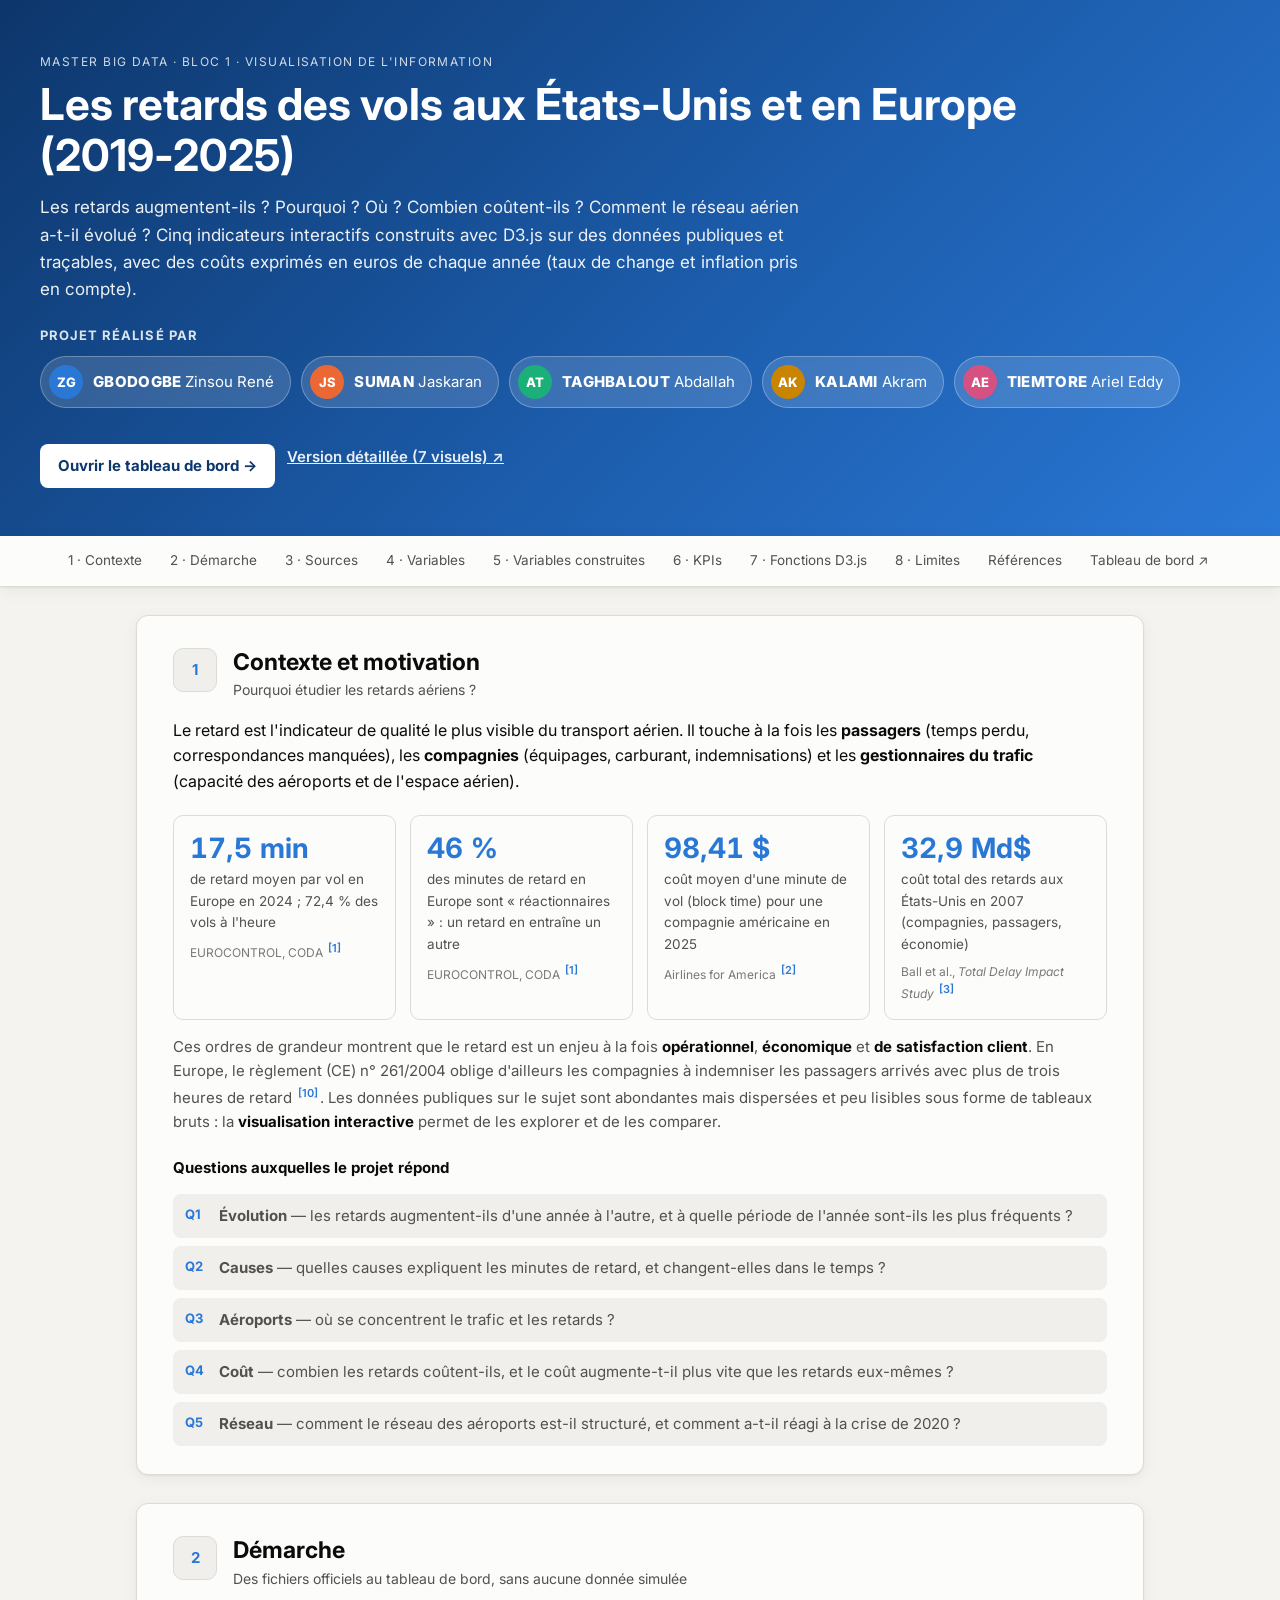
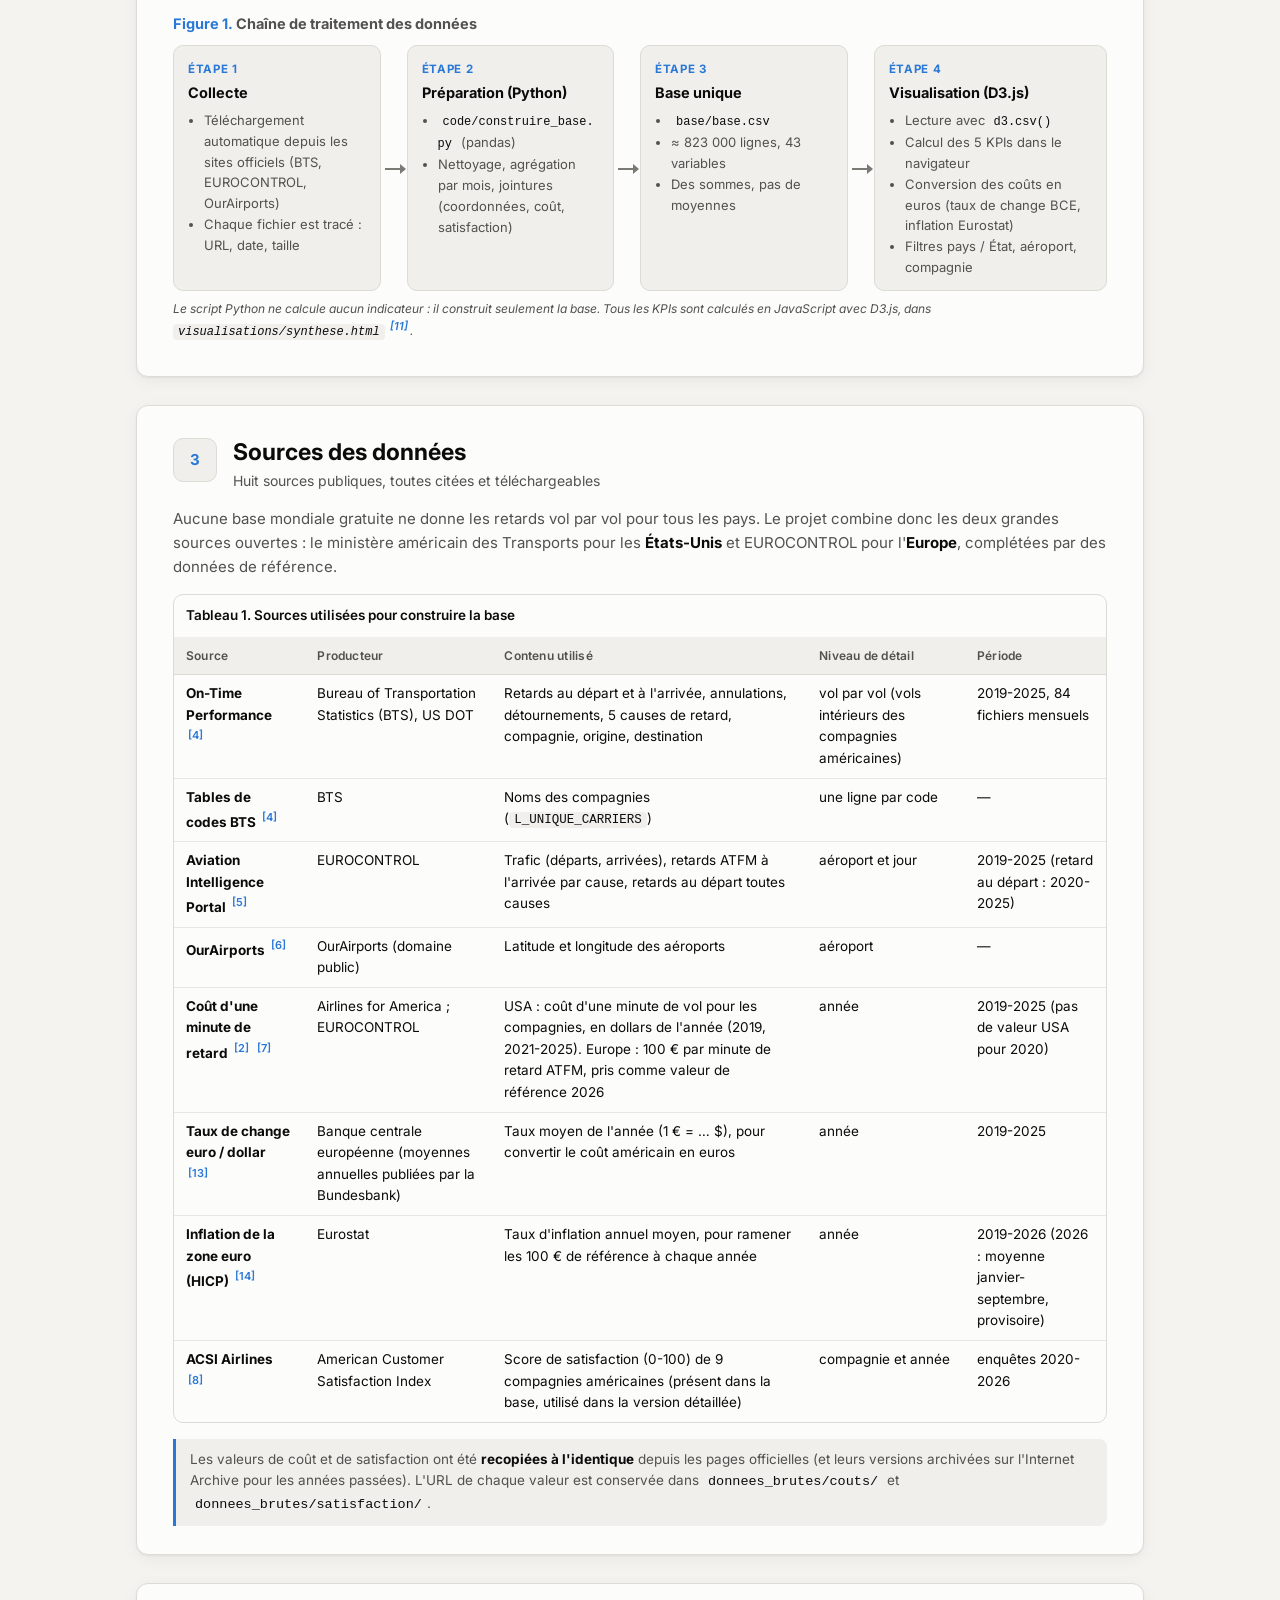
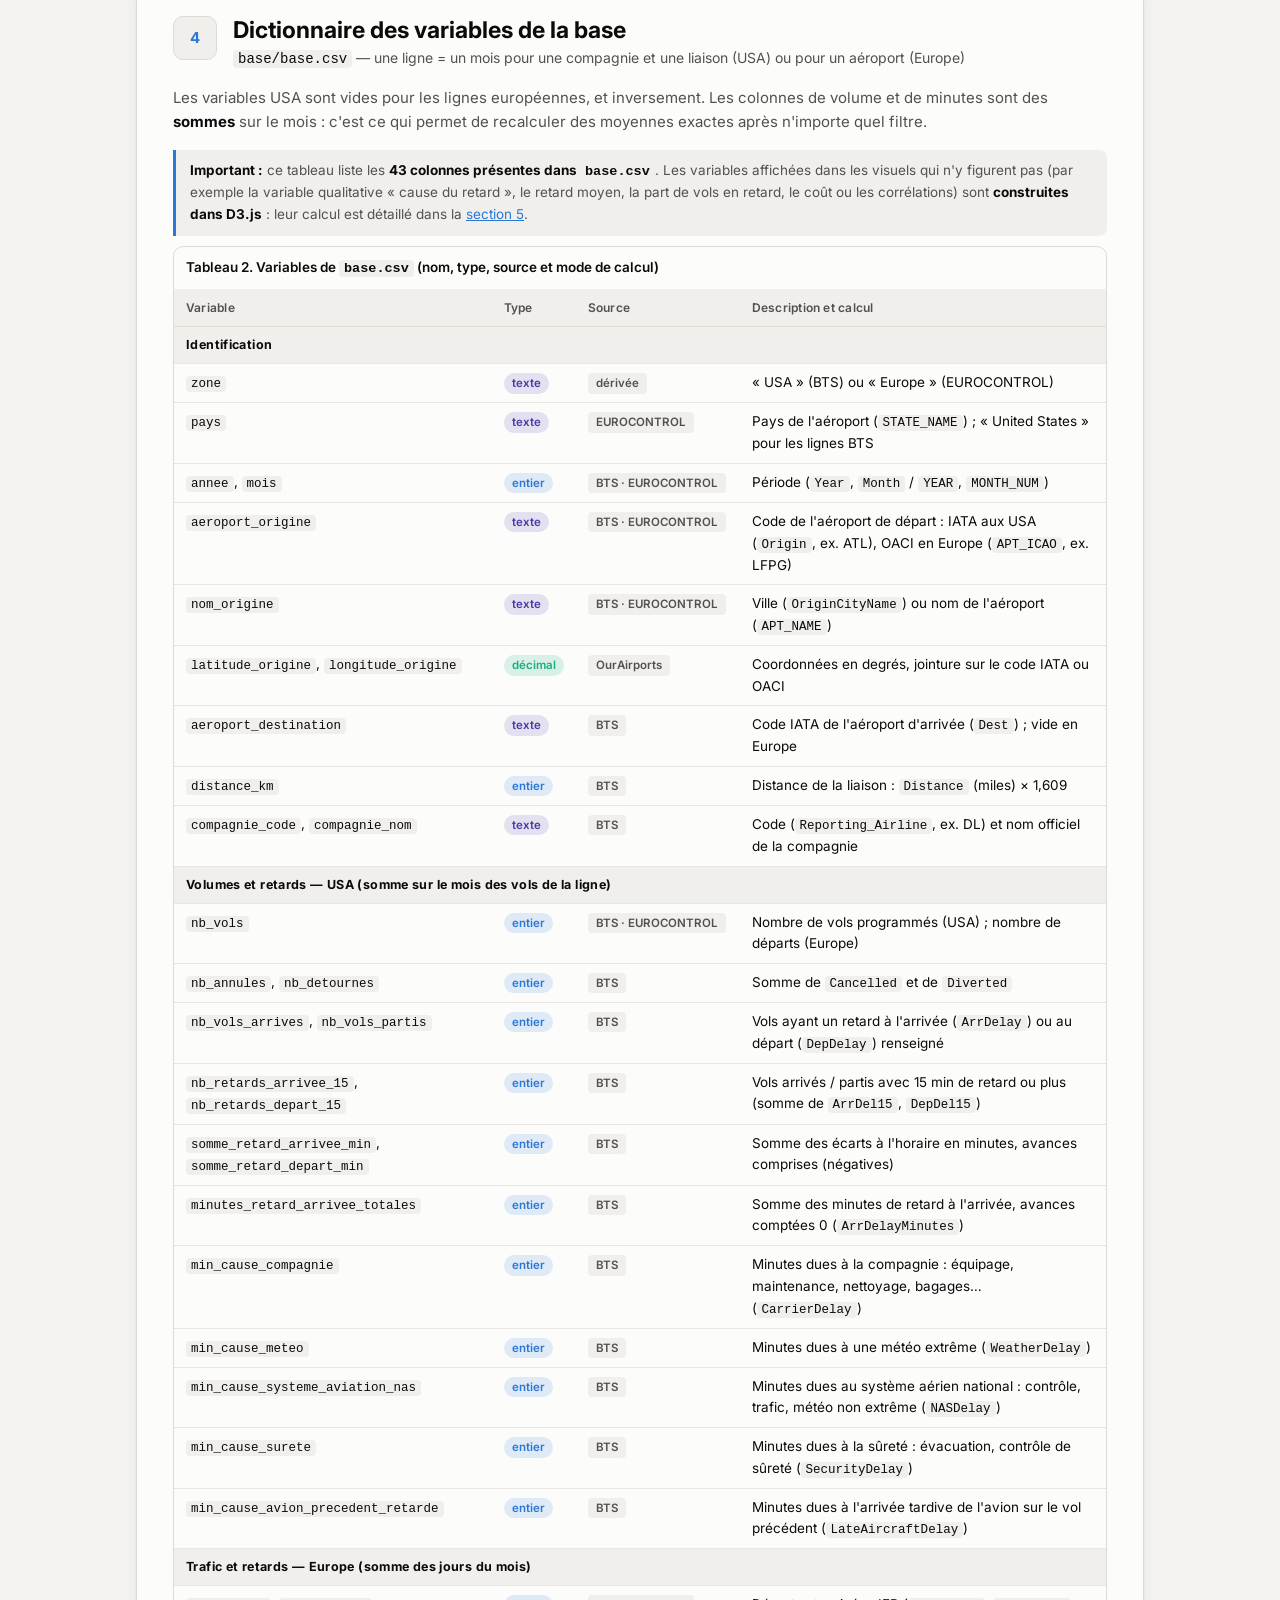
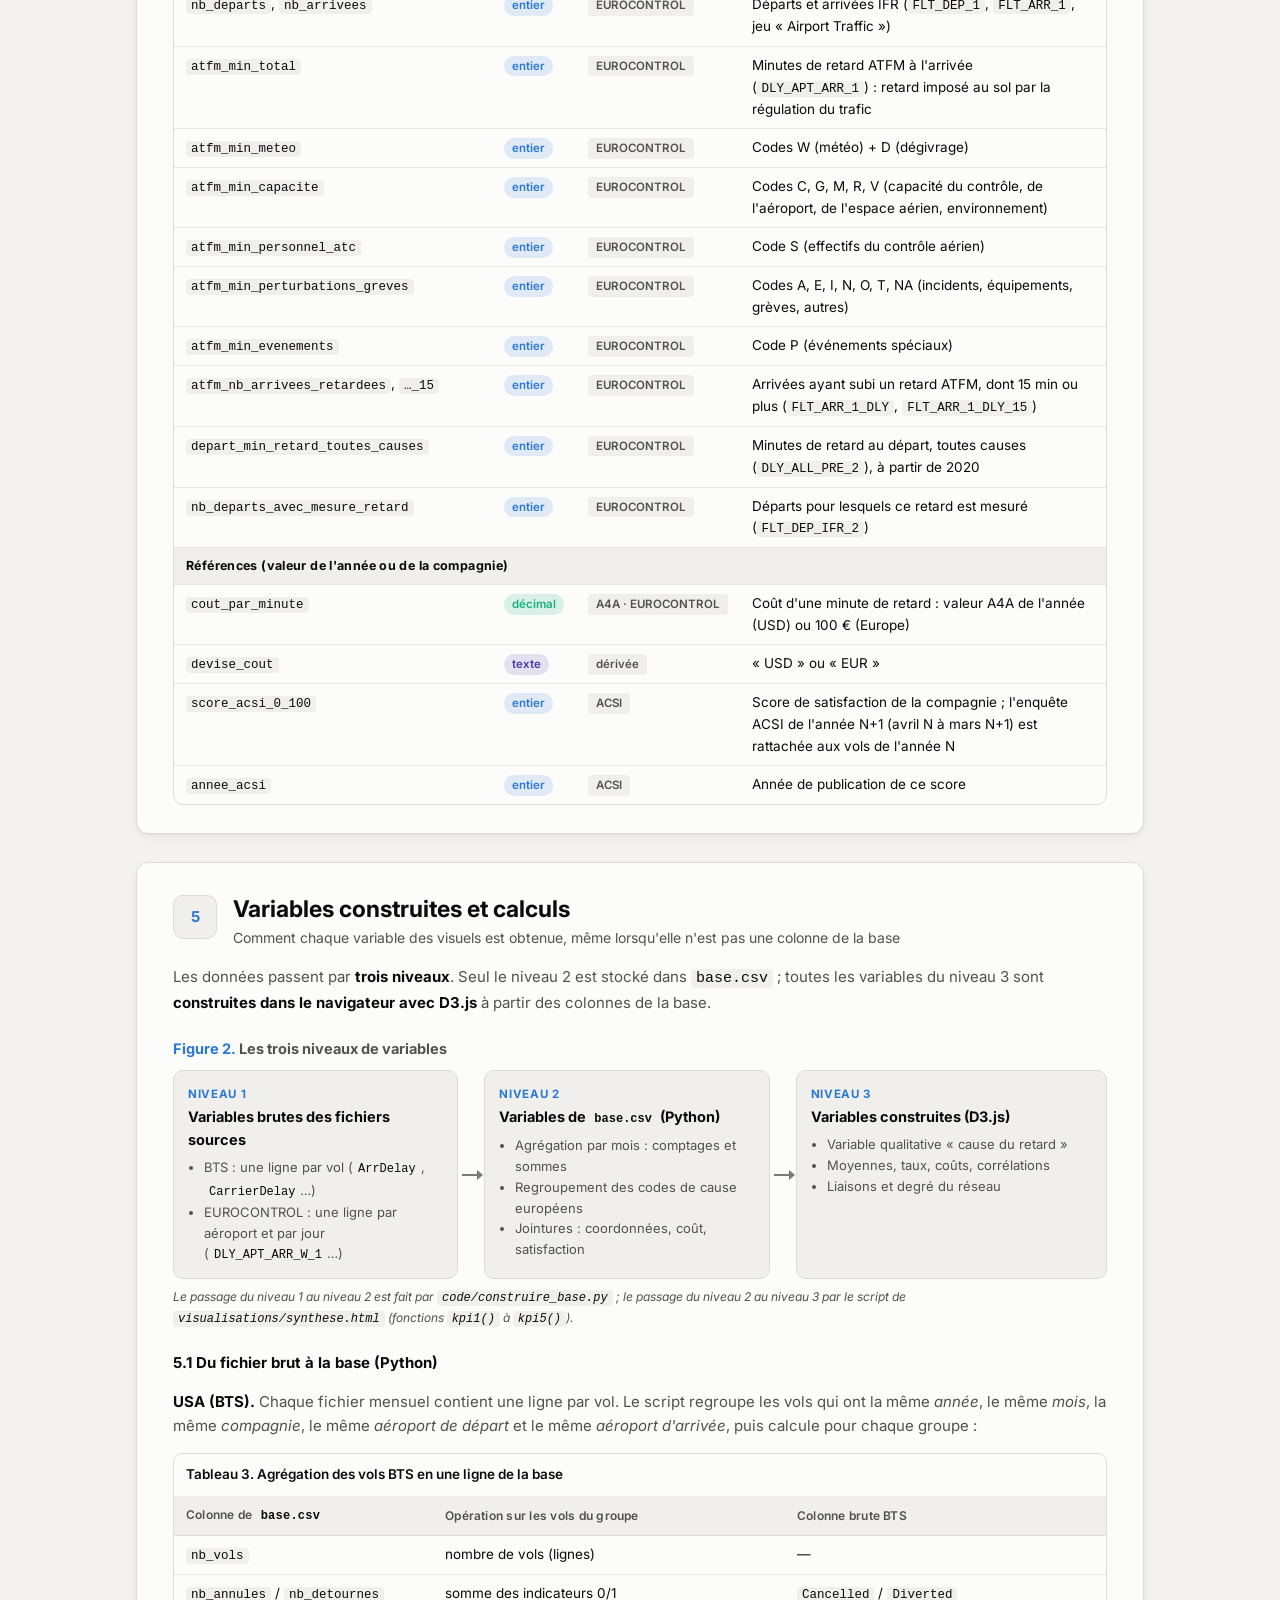
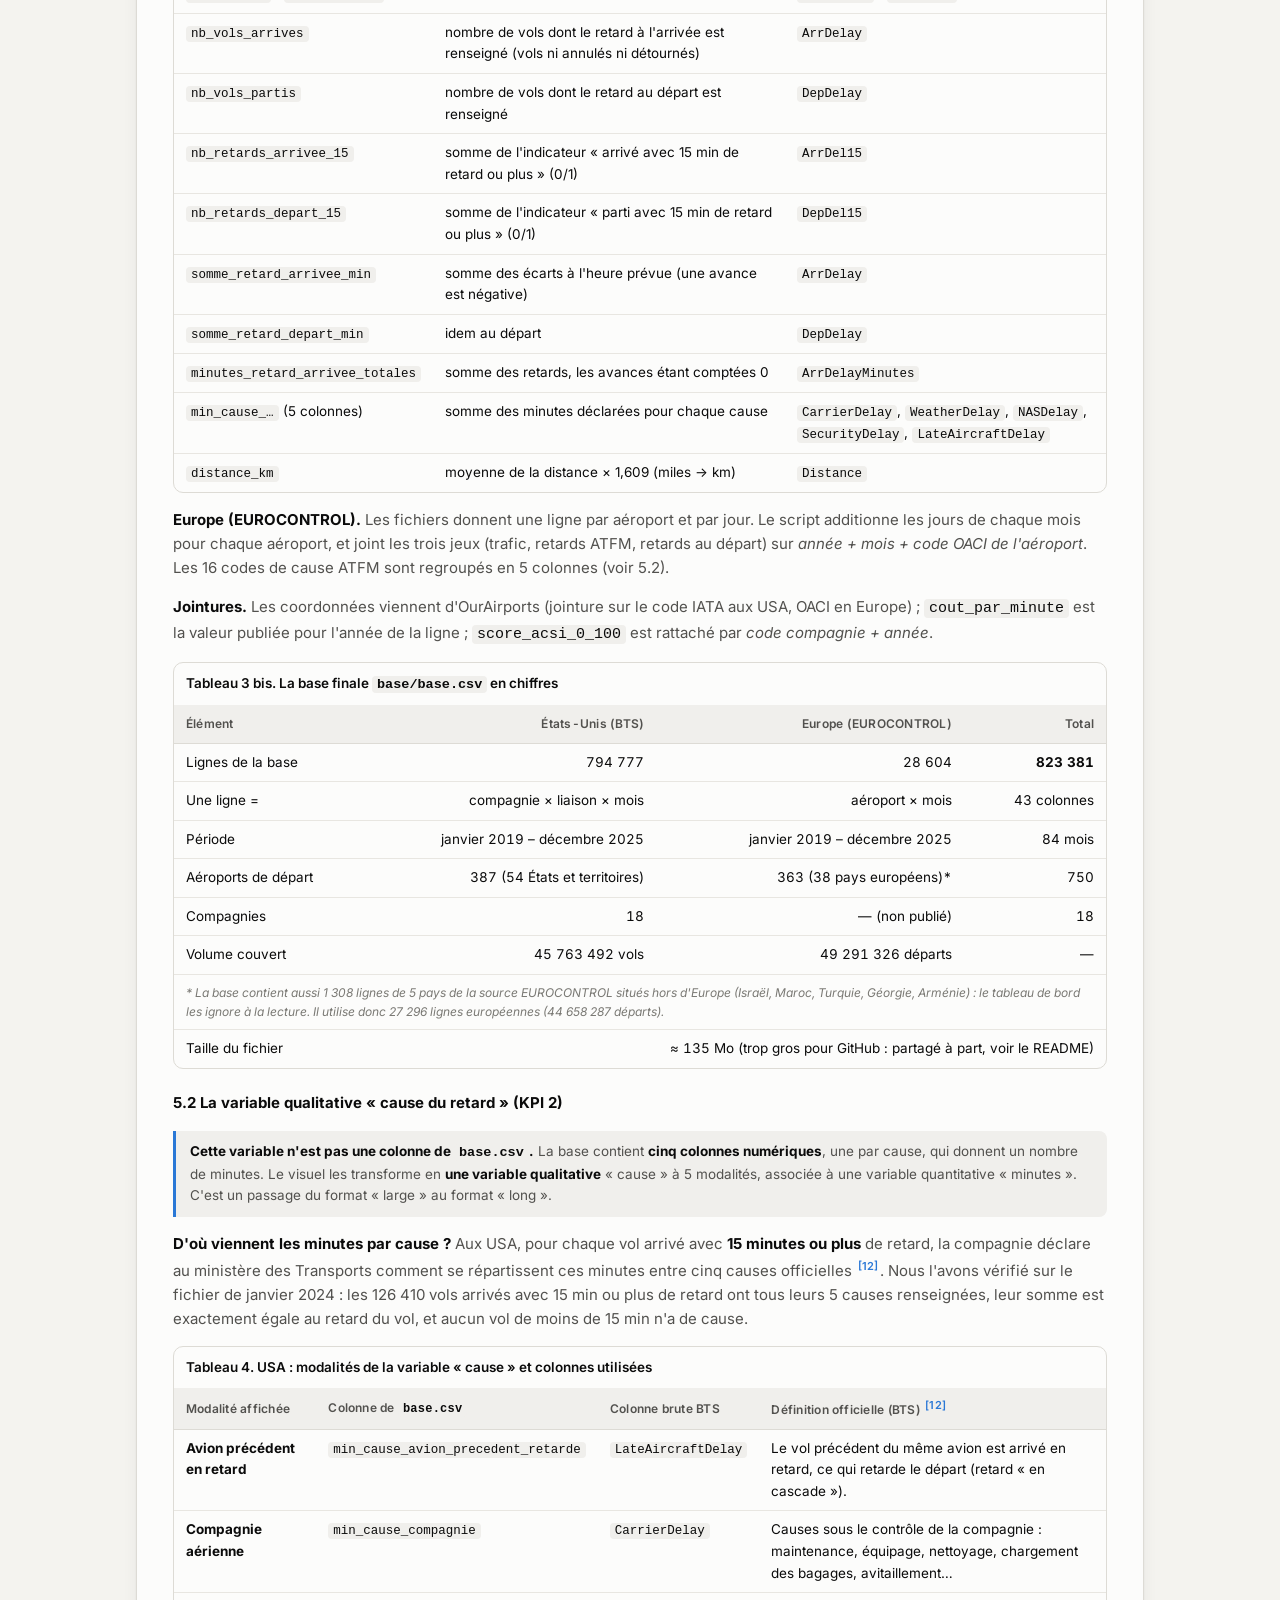
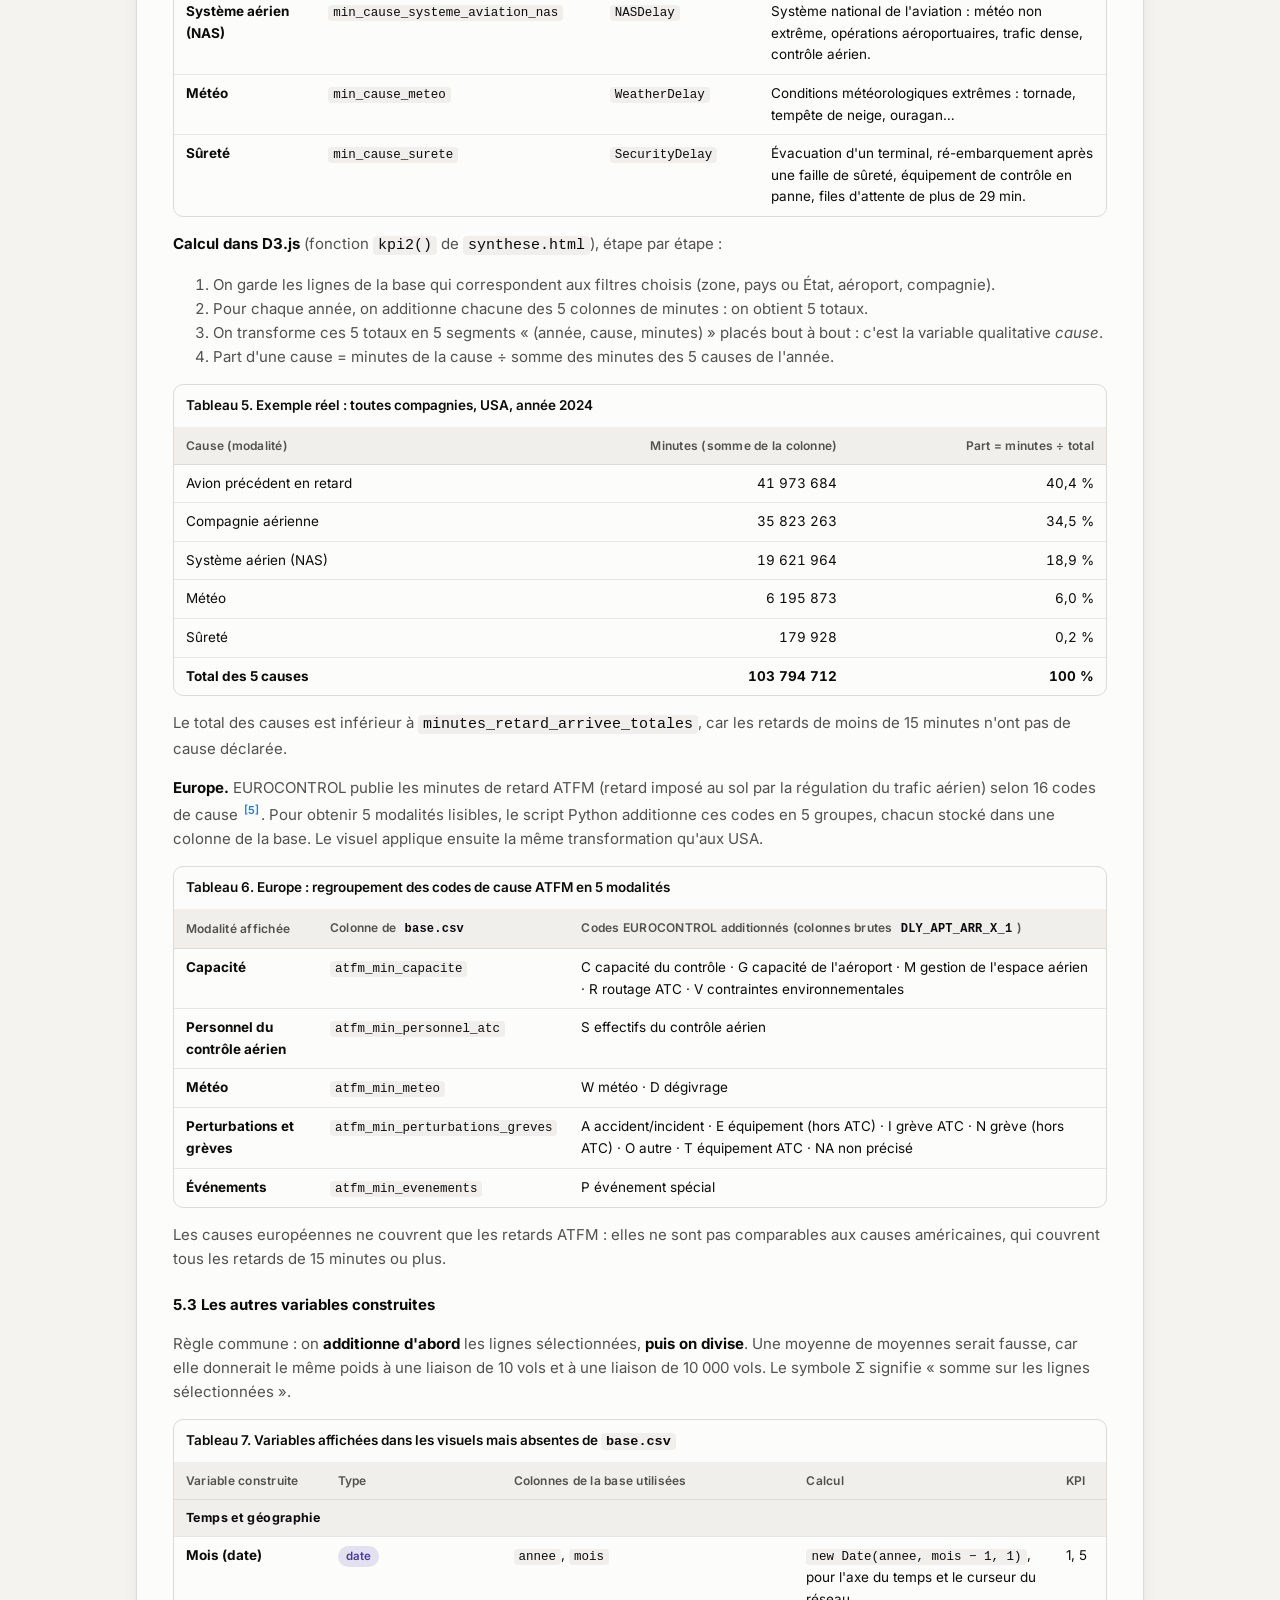
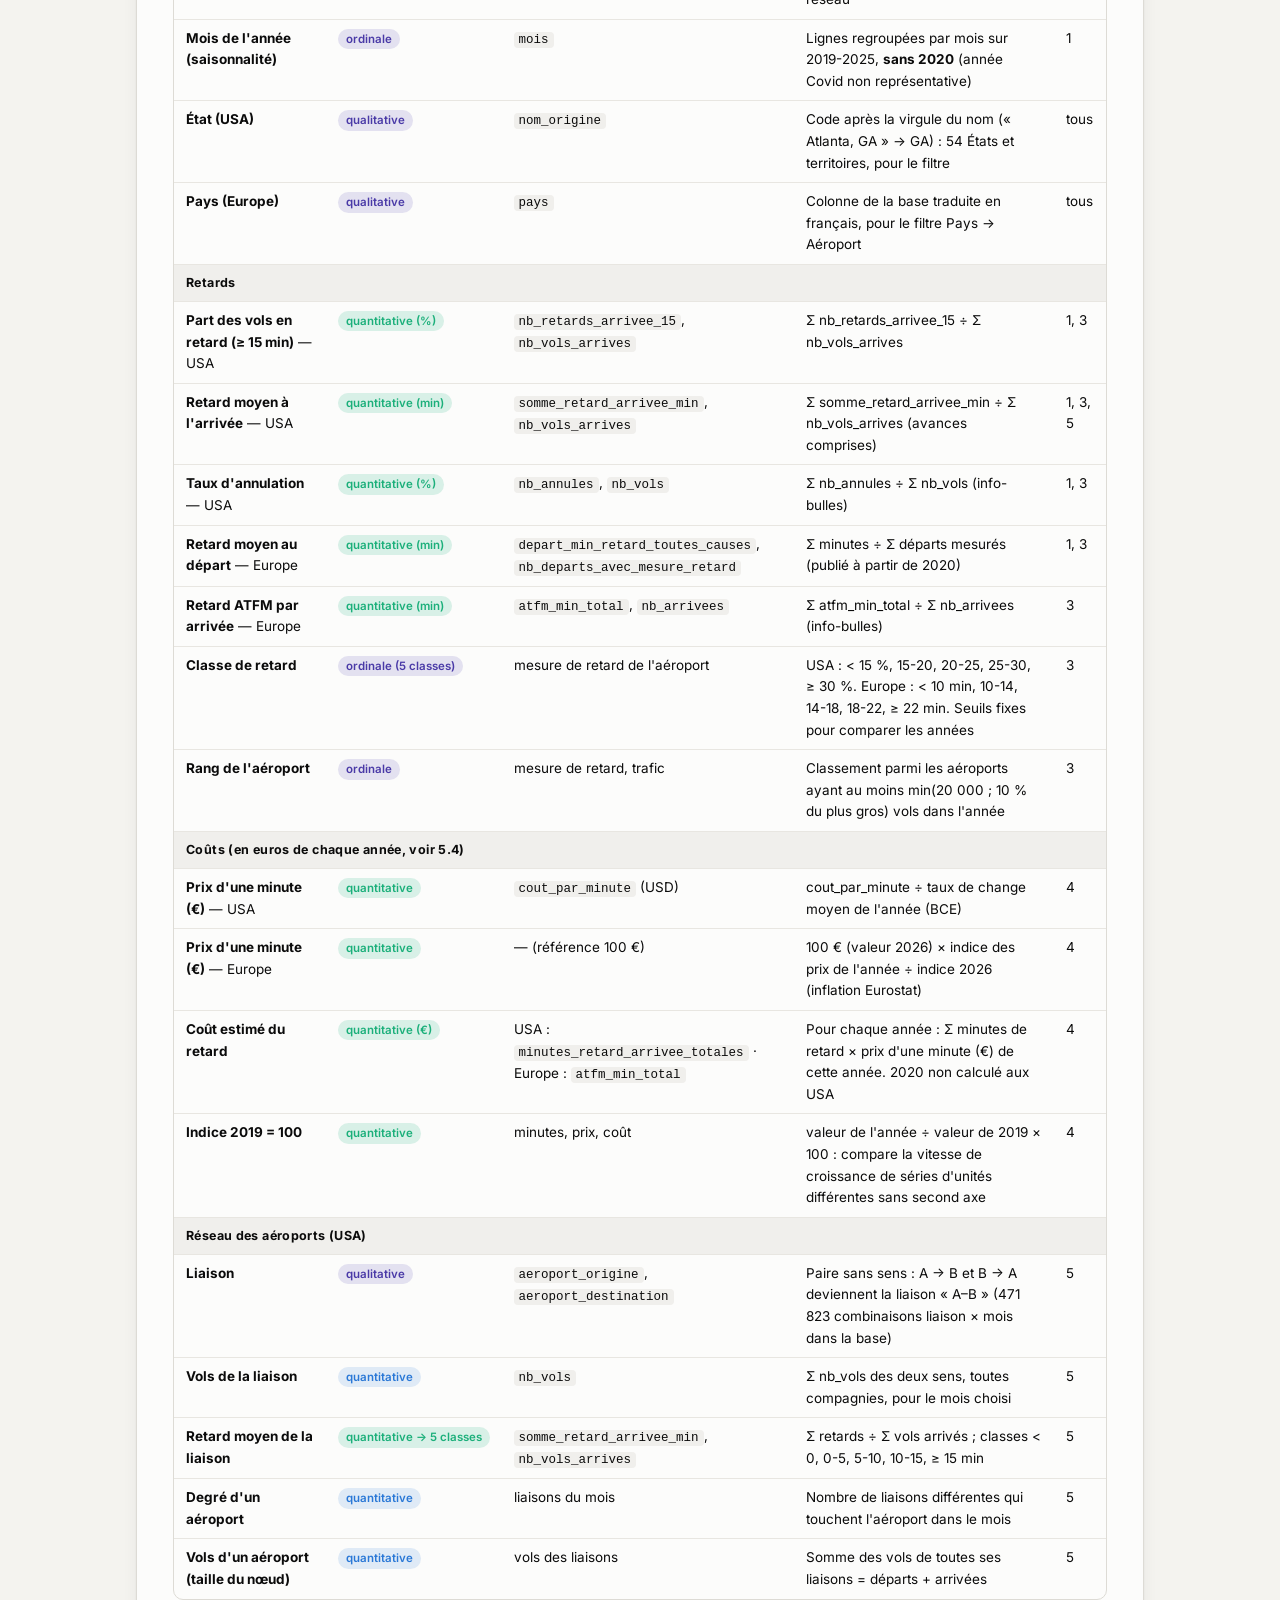
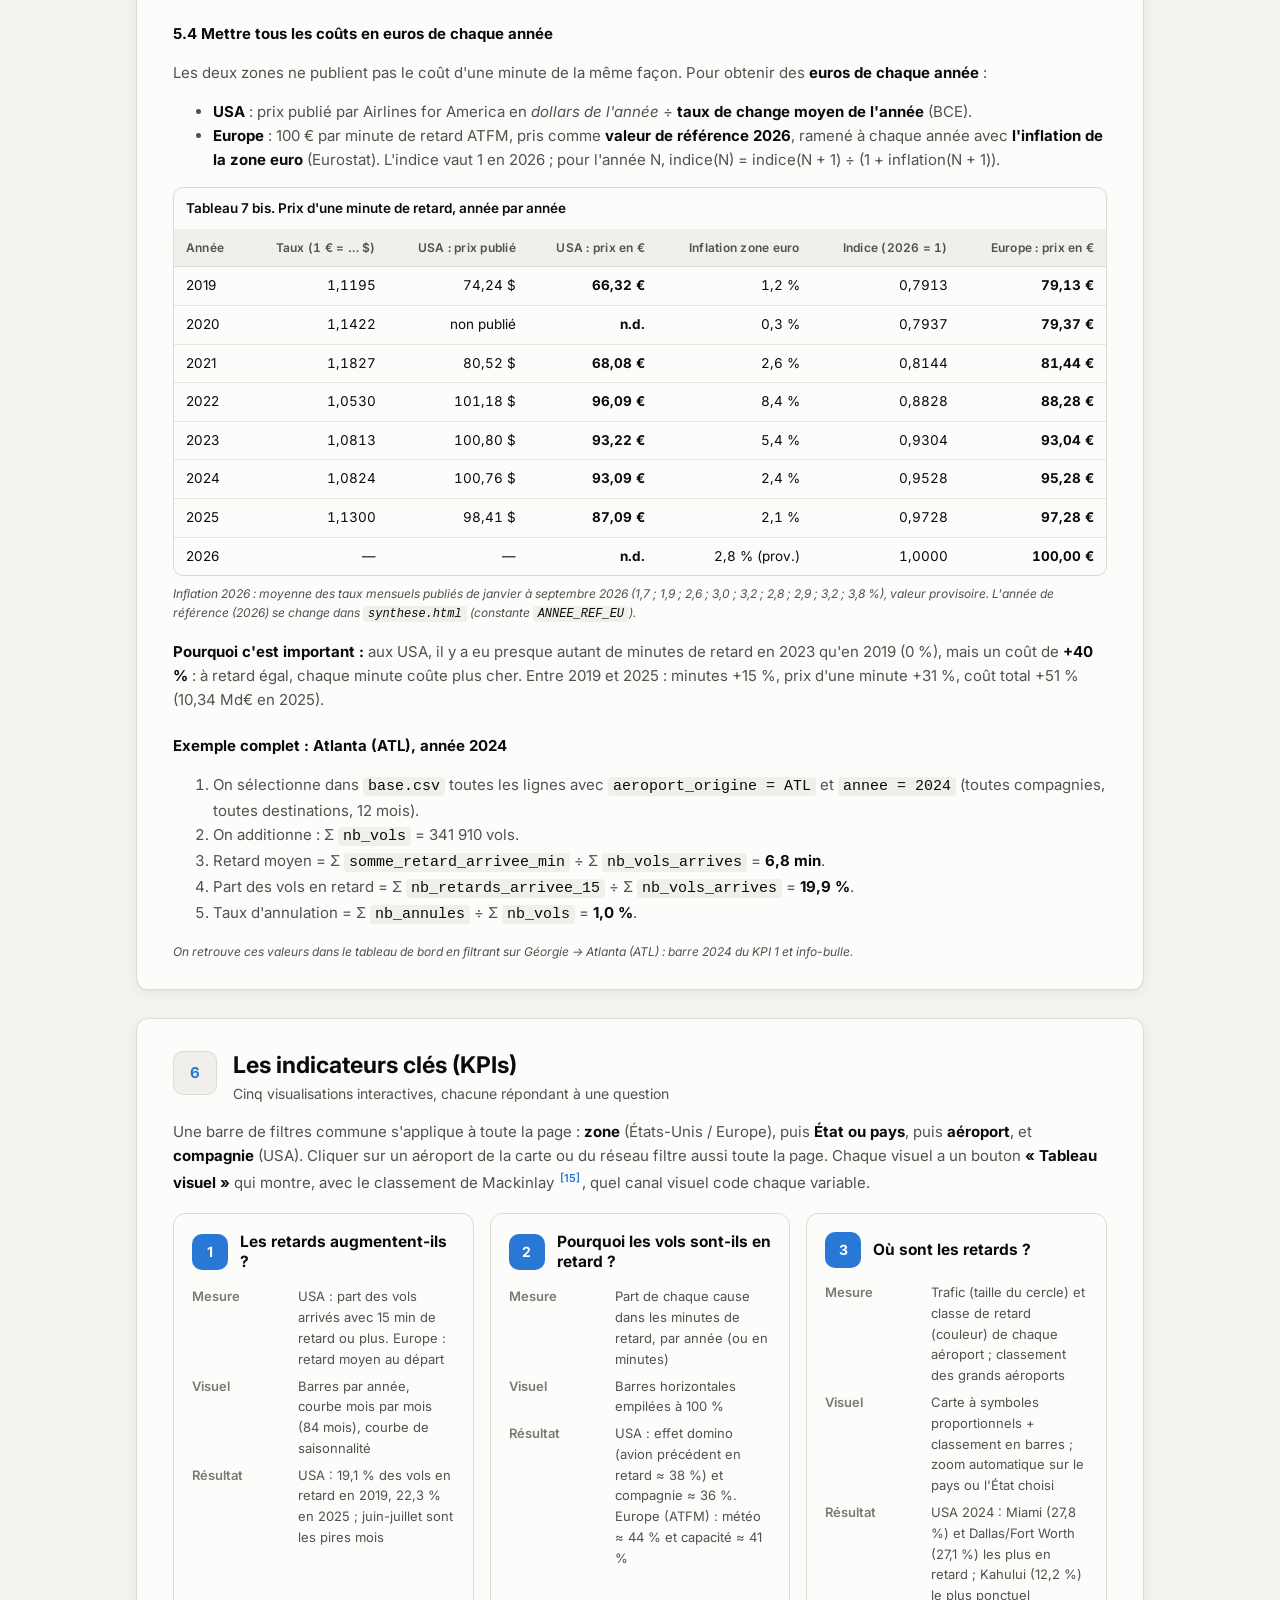
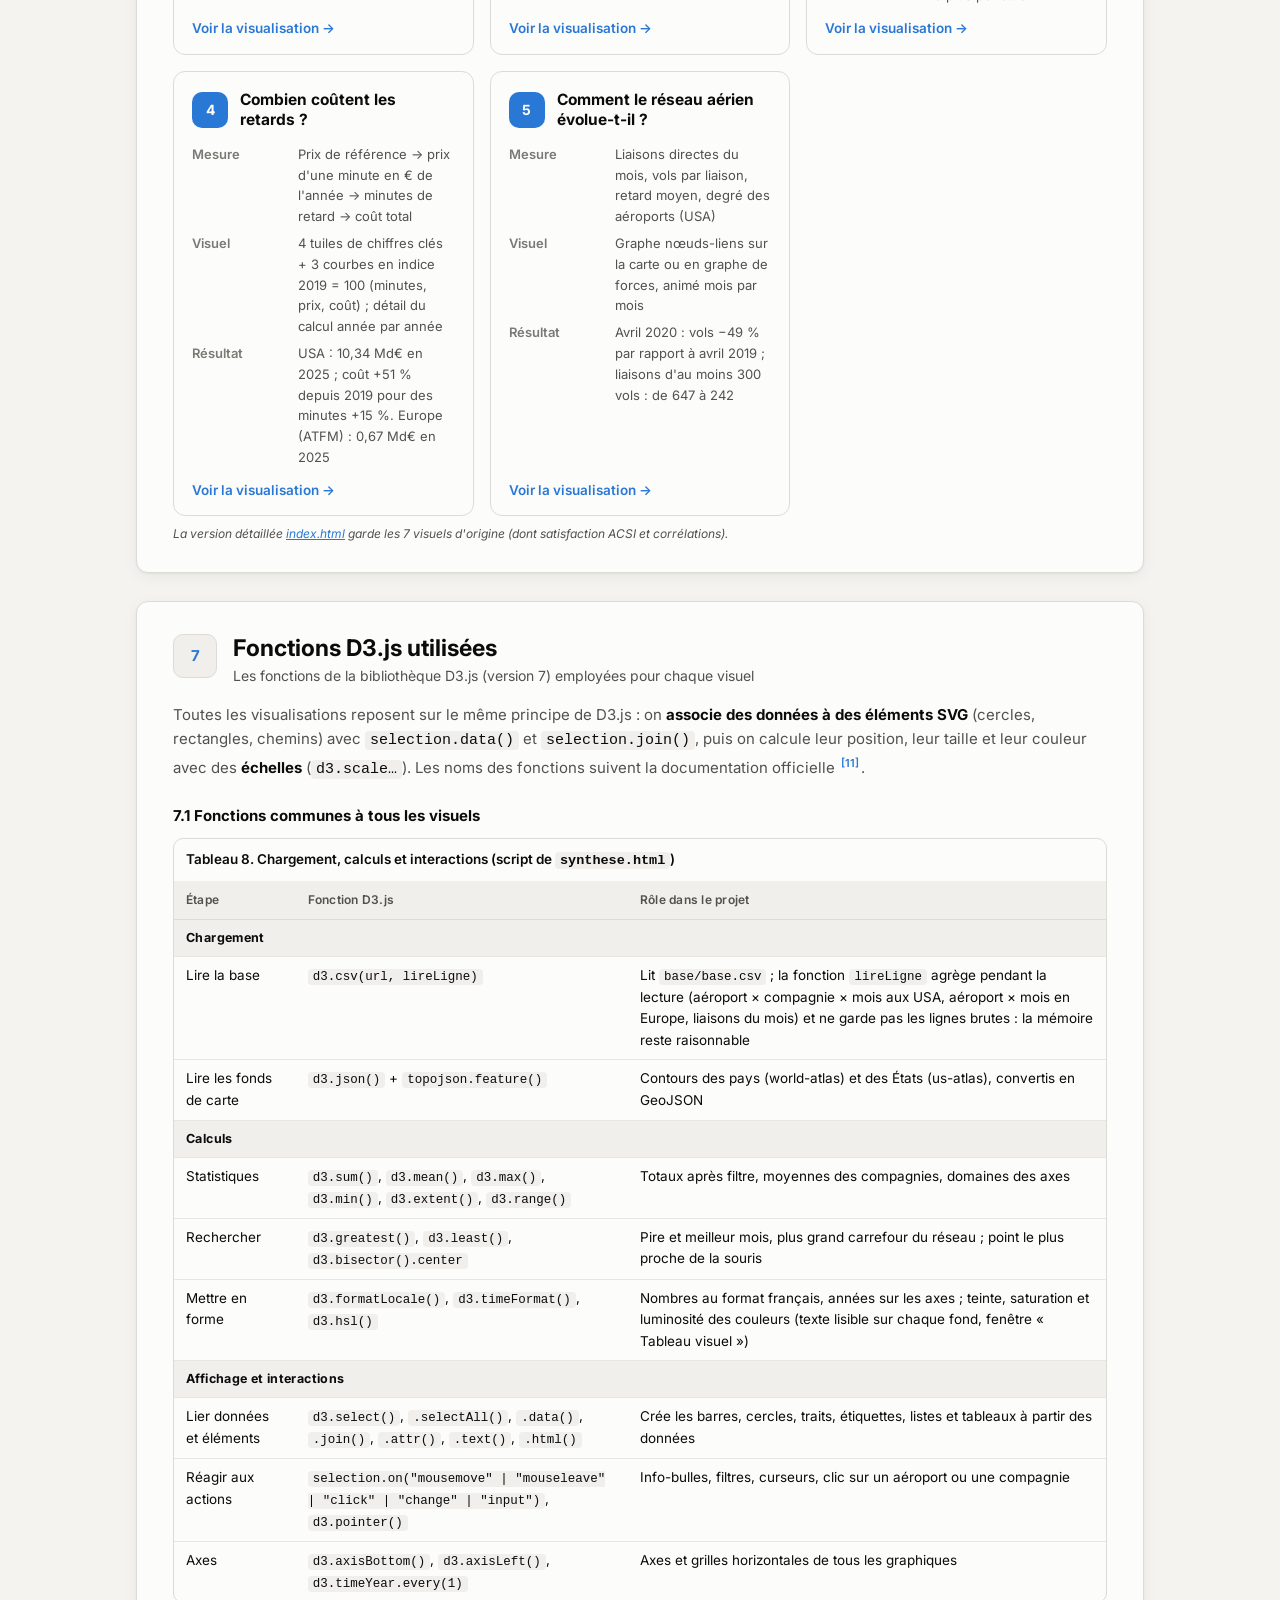
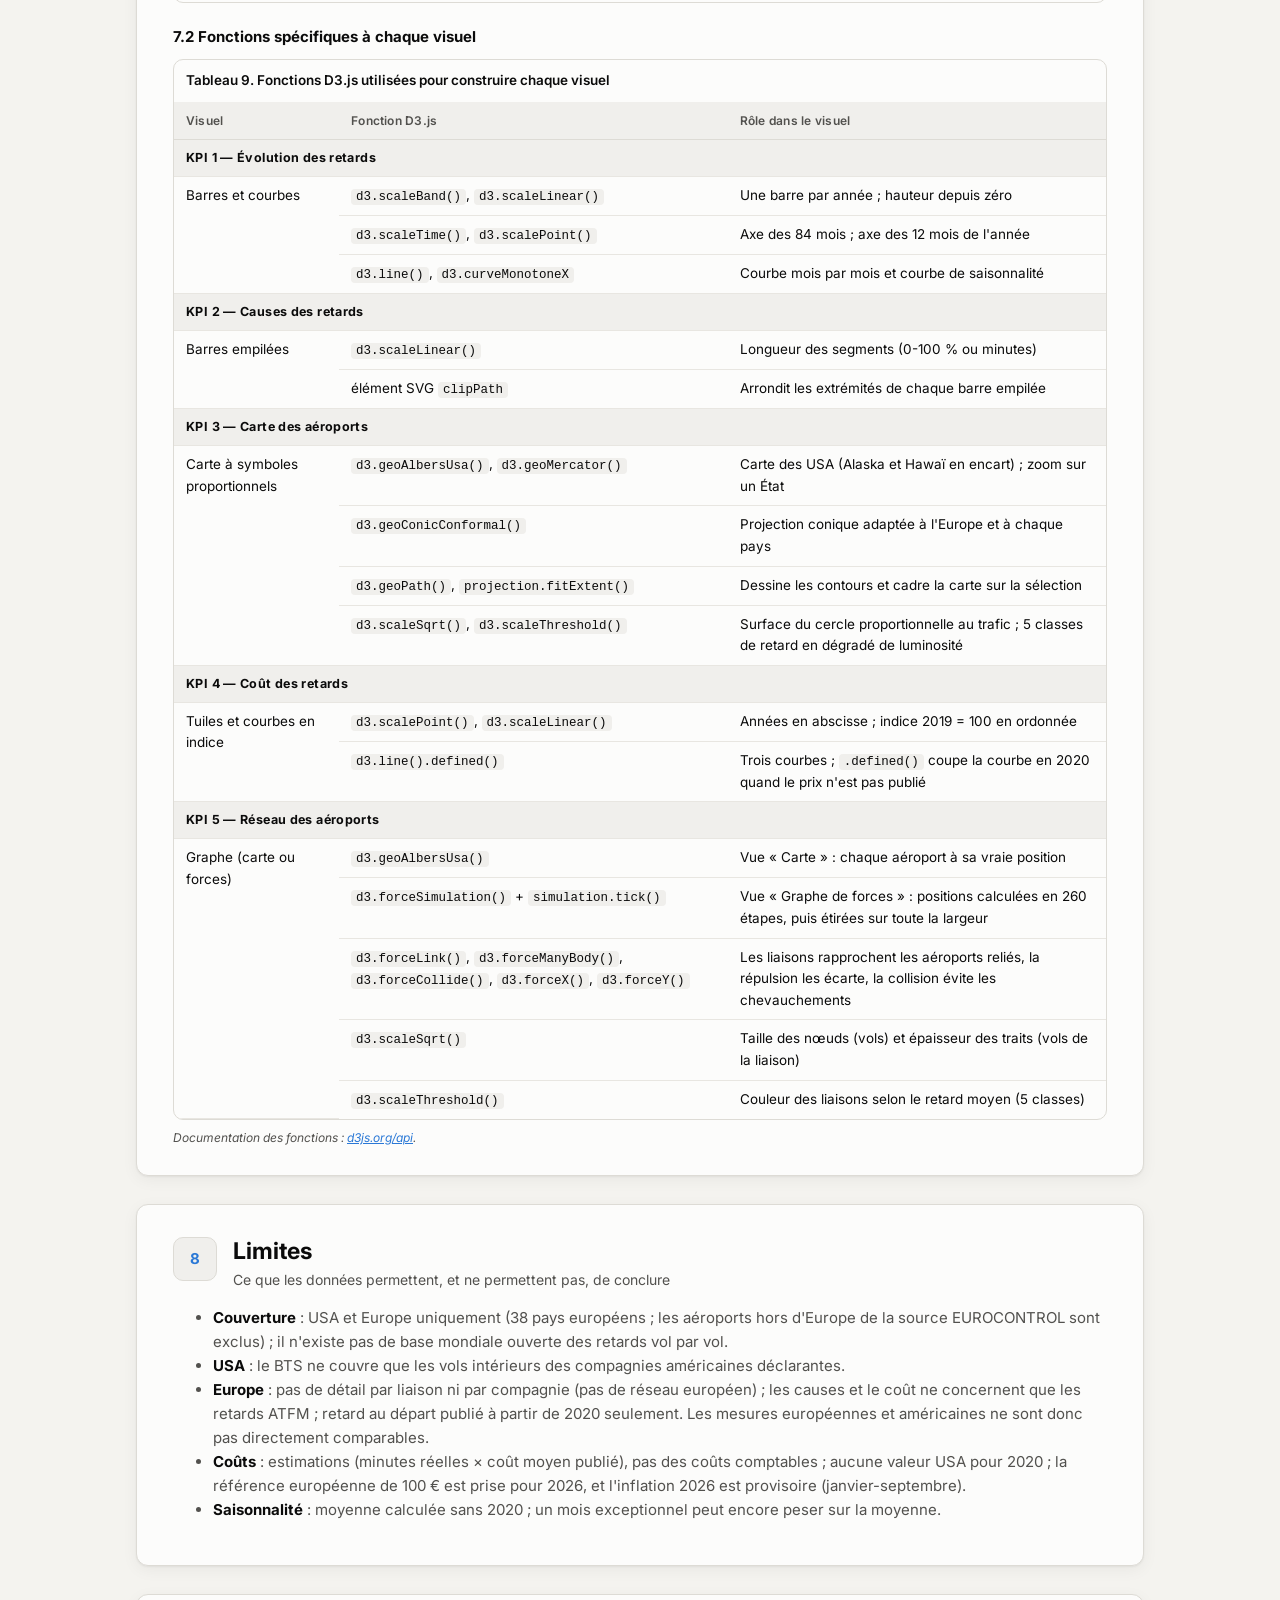
<file: visualisations/presentation.html>
<!DOCTYPE html>
<html lang="fr">
<head>
  <meta charset="utf-8">
  <meta name="viewport" content="width=device-width, initial-scale=1">
  <title>Retards des vols 2019-2025 — Présentation du projet</title>
  <link rel="preconnect" href="https://fonts.googleapis.com">
  <link href="https://fonts.googleapis.com/css2?family=Inter:wght@400;500;600;700&display=swap" rel="stylesheet">
  <link rel="stylesheet" href="css/style.css">
  <link rel="stylesheet" href="css/document.css">
  <style>
    /* équipe du projet */
    .team { margin: 22px 0 6px; }
    .team-lab { font-size: 13px; font-weight: 700; letter-spacing: .08em; text-transform: uppercase; opacity: .85; margin: 0 0 10px; }
    .team ul { list-style: none; margin: 0; padding: 0; display: flex; flex-wrap: wrap; gap: 10px; }
    .team li { display: flex; align-items: center; gap: 10px; padding: 8px 16px 8px 8px; border-radius: 999px;
      background: rgba(255,255,255,.14); border: 1px solid rgba(255,255,255,.28); backdrop-filter: blur(4px); font-size: 15px; }
    .team .av { width: 34px; height: 34px; border-radius: 50%; display: grid; place-items: center; font-weight: 800; font-size: 13px; color: #fff; flex: none; }
    .team b { font-weight: 800; letter-spacing: .02em; }
    .cta-row { display: flex; flex-wrap: wrap; gap: 12px; align-items: center; margin-top: 18px; }
    .cta-2 { color: inherit; opacity: .9; font-weight: 600; }
    footer .team-foot { margin-top: 8px; font-weight: 600; }
    .num { text-align: right; font-variant-numeric: tabular-nums; }
  </style>
</head>
<body class="doc">

<header class="hero"><div class="inner">
  <p class="eyebrow">Master Big Data · Bloc 1 · Visualisation de l'information</p>
  <h1>Les retards des vols aux États-Unis et en Europe (2019‑2025)</h1>
  <p class="lead">Les retards augmentent-ils ? Pourquoi ? Où ? Combien coûtent-ils ? Comment le réseau aérien a-t-il évolué ?
    Cinq indicateurs interactifs construits avec D3.js sur des données publiques et traçables, avec des coûts exprimés
    en euros de chaque année (taux de change et inflation pris en compte).</p>
  <div class="team">
    <p class="team-lab">Projet réalisé par</p>
    <ul>
      <li><span class="av" style="background:#2a78d6">ZG</span><span><b>GBODOGBE</b> Zinsou René</span></li>
      <li><span class="av" style="background:#eb6834">JS</span><span><b>SUMAN</b> Jaskaran</span></li>
      <li><span class="av" style="background:#1baf7a">AT</span><span><b>TAGHBALOUT</b> Abdallah</span></li>
      <li><span class="av" style="background:#c98500">AK</span><span><b>KALAMI</b> Akram</span></li>
      <li><span class="av" style="background:#d55181">AE</span><span><b>TIEMTORE</b> Ariel Eddy</span></li>
    </ul>
  </div>
  <div class="cta-row">
    <a class="cta" href="synthese.html">Ouvrir le tableau de bord →</a>
    <a class="cta-2" href="index.html">Version détaillée (7 visuels) ↗</a>
  </div>
</div></header>

<nav class="toc"><div class="inner">
  <a href="#contexte">1 · Contexte</a>
  <a href="#demarche">2 · Démarche</a>
  <a href="#sources">3 · Sources</a>
  <a href="#variables">4 · Variables</a>
  <a href="#calculs">5 · Variables construites</a>
  <a href="#kpis">6 · KPIs</a>
  <a href="#d3">7 · Fonctions D3.js</a>
  <a href="#limites">8 · Limites</a>
  <a href="#references">Références</a>
  <a href="synthese.html">Tableau de bord ↗</a>
</div></nav>

<main>

<!-- ============================================================ 1. CONTEXTE -->
<section class="card" id="contexte">
  <header><div class="section-num">1</div><div>
    <h2>Contexte et motivation</h2>
    <p class="subtitle">Pourquoi étudier les retards aériens ?</p></div></header>

  <p class="lead-text">Le retard est l'indicateur de qualité le plus visible du transport aérien. Il touche à la fois les
    <strong>passagers</strong> (temps perdu, correspondances manquées), les <strong>compagnies</strong> (équipages, carburant,
    indemnisations) et les <strong>gestionnaires du trafic</strong> (capacité des aéroports et de l'espace aérien).</p>

  <div class="facts">
    <div class="fact"><div class="v">17,5 min</div><div class="l">de retard moyen par vol en Europe en 2024 ; 72,4 % des vols à l'heure</div>
      <div class="s">EUROCONTROL, CODA <sup class="ref"><a href="#ref1">[1]</a></sup></div></div>
    <div class="fact"><div class="v">46 %</div><div class="l">des minutes de retard en Europe sont « réactionnaires » : un retard en entraîne un autre</div>
      <div class="s">EUROCONTROL, CODA <sup class="ref"><a href="#ref1">[1]</a></sup></div></div>
    <div class="fact"><div class="v">98,41 $</div><div class="l">coût moyen d'une minute de vol (block time) pour une compagnie américaine en 2025</div>
      <div class="s">Airlines for America <sup class="ref"><a href="#ref2">[2]</a></sup></div></div>
    <div class="fact"><div class="v">32,9 Md$</div><div class="l">coût total des retards aux États-Unis en 2007 (compagnies, passagers, économie)</div>
      <div class="s">Ball et al., <em>Total Delay Impact Study</em> <sup class="ref"><a href="#ref3">[3]</a></sup></div></div>
  </div>

  <p>Ces ordres de grandeur montrent que le retard est un enjeu à la fois <strong>opérationnel</strong>, <strong>économique</strong>
    et <strong>de satisfaction client</strong>. En Europe, le règlement (CE) n° 261/2004 oblige d'ailleurs les compagnies à indemniser
    les passagers arrivés avec plus de trois heures de retard <sup class="ref"><a href="#ref10">[10]</a></sup>.
    Les données publiques sur le sujet sont abondantes mais dispersées et peu lisibles sous forme de tableaux bruts :
    la <strong>visualisation interactive</strong> permet de les explorer et de les comparer.</p>

  <h3>Questions auxquelles le projet répond</h3>
  <ol class="questions">
    <li><b>Évolution</b> — les retards augmentent-ils d'une année à l'autre, et à quelle période de l'année sont-ils les plus fréquents ?</li>
    <li><b>Causes</b> — quelles causes expliquent les minutes de retard, et changent-elles dans le temps ?</li>
    <li><b>Aéroports</b> — où se concentrent le trafic et les retards ?</li>
    <li><b>Coût</b> — combien les retards coûtent-ils, et le coût augmente-t-il plus vite que les retards eux-mêmes ?</li>
    <li><b>Réseau</b> — comment le réseau des aéroports est-il structuré, et comment a-t-il réagi à la crise de 2020 ?</li>
  </ol>
</section>

<!-- ============================================================ 2. DEMARCHE -->
<section class="card" id="demarche">
  <header><div class="section-num">2</div><div>
    <h2>Démarche</h2>
    <p class="subtitle">Des fichiers officiels au tableau de bord, sans aucune donnée simulée</p></div></header>

  <figure class="fig">
    <p class="fig-title"><span>Figure 1.</span> Chaîne de traitement des données</p>
    <div class="pipeline">
      <div class="step"><div class="k">Étape 1</div><div class="t">Collecte</div>
        <ul><li>Téléchargement automatique depuis les sites officiels (BTS, EUROCONTROL, OurAirports)</li>
            <li>Chaque fichier est tracé : URL, date, taille</li></ul></div>
      <div class="step"><div class="k">Étape 2</div><div class="t">Préparation (Python)</div>
        <ul><li><code>code/construire_base.py</code> (pandas)</li>
            <li>Nettoyage, agrégation par mois, jointures (coordonnées, coût, satisfaction)</li></ul></div>
      <div class="step"><div class="k">Étape 3</div><div class="t">Base unique</div>
        <ul><li><code>base/base.csv</code></li>
            <li>≈ 823 000 lignes, 43 variables</li>
            <li>Des sommes, pas de moyennes</li></ul></div>
      <div class="step"><div class="k">Étape 4</div><div class="t">Visualisation (D3.js)</div>
        <ul><li>Lecture avec <code>d3.csv()</code></li>
            <li>Calcul des 5 KPIs dans le navigateur</li>
            <li>Conversion des coûts en euros (taux de change BCE, inflation Eurostat)</li>
            <li>Filtres pays / État, aéroport, compagnie</li></ul></div>
    </div>
    <p class="fig-source">Le script Python ne calcule aucun indicateur : il construit seulement la base. Tous les KPIs sont calculés en JavaScript avec D3.js, dans <code>visualisations/synthese.html</code> <sup class="ref"><a href="#ref11">[11]</a></sup>.</p>
  </figure>
</section>

<!-- ============================================================ 3. SOURCES -->
<section class="card" id="sources">
  <header><div class="section-num">3</div><div>
    <h2>Sources des données</h2>
    <p class="subtitle">Huit sources publiques, toutes citées et téléchargeables</p></div></header>
  <p>Aucune base mondiale gratuite ne donne les retards vol par vol pour tous les pays. Le projet combine donc les deux grandes
    sources ouvertes : le ministère américain des Transports pour les <strong>États-Unis</strong> et EUROCONTROL pour l'<strong>Europe</strong>,
    complétées par des données de référence.</p>

  <div class="table-wrap"><table class="data doc-table">
    <caption>Tableau 1. Sources utilisées pour construire la base</caption>
    <thead><tr><th>Source</th><th>Producteur</th><th>Contenu utilisé</th><th>Niveau de détail</th><th>Période</th></tr></thead>
    <tbody>
      <tr><td><strong>On-Time Performance</strong> <sup class="ref"><a href="#ref4">[4]</a></sup></td><td>Bureau of Transportation Statistics (BTS), US DOT</td>
        <td>Retards au départ et à l'arrivée, annulations, détournements, 5 causes de retard, compagnie, origine, destination</td><td>vol par vol (vols intérieurs des compagnies américaines)</td><td>2019-2025, 84 fichiers mensuels</td></tr>
      <tr><td><strong>Tables de codes BTS</strong> <sup class="ref"><a href="#ref4">[4]</a></sup></td><td>BTS</td>
        <td>Noms des compagnies (<code>L_UNIQUE_CARRIERS</code>)</td><td>une ligne par code</td><td>—</td></tr>
      <tr><td><strong>Aviation Intelligence Portal</strong> <sup class="ref"><a href="#ref5">[5]</a></sup></td><td>EUROCONTROL</td>
        <td>Trafic (départs, arrivées), retards ATFM à l'arrivée par cause, retards au départ toutes causes</td><td>aéroport et jour</td><td>2019-2025 (retard au départ : 2020-2025)</td></tr>
      <tr><td><strong>OurAirports</strong> <sup class="ref"><a href="#ref6">[6]</a></sup></td><td>OurAirports (domaine public)</td>
        <td>Latitude et longitude des aéroports</td><td>aéroport</td><td>—</td></tr>
      <tr><td><strong>Coût d'une minute de retard</strong> <sup class="ref"><a href="#ref2">[2]</a></sup> <sup class="ref"><a href="#ref7">[7]</a></sup></td><td>Airlines for America ; EUROCONTROL</td>
        <td>USA : coût d'une minute de vol pour les compagnies, en dollars de l'année (2019, 2021-2025). Europe : 100 € par minute de retard ATFM, pris comme valeur de référence 2026</td><td>année</td><td>2019-2025 (pas de valeur USA pour 2020)</td></tr>
      <tr><td><strong>Taux de change euro / dollar</strong> <sup class="ref"><a href="#ref13">[13]</a></sup></td><td>Banque centrale européenne (moyennes annuelles publiées par la Bundesbank)</td>
        <td>Taux moyen de l'année (1 € = … $), pour convertir le coût américain en euros</td><td>année</td><td>2019-2025</td></tr>
      <tr><td><strong>Inflation de la zone euro (HICP)</strong> <sup class="ref"><a href="#ref14">[14]</a></sup></td><td>Eurostat</td>
        <td>Taux d'inflation annuel moyen, pour ramener les 100 € de référence à chaque année</td><td>année</td><td>2019-2026 (2026 : moyenne janvier-septembre, provisoire)</td></tr>
      <tr><td><strong>ACSI Airlines</strong> <sup class="ref"><a href="#ref8">[8]</a></sup></td><td>American Customer Satisfaction Index</td>
        <td>Score de satisfaction (0-100) de 9 compagnies américaines (présent dans la base, utilisé dans la version détaillée)</td><td>compagnie et année</td><td>enquêtes 2020-2026</td></tr>
    </tbody>
  </table></div>
  <div class="note">Les valeurs de coût et de satisfaction ont été <b>recopiées à l'identique</b> depuis les pages officielles
    (et leurs versions archivées sur l'Internet Archive pour les années passées). L'URL de chaque valeur est conservée
    dans <code>donnees_brutes/couts/</code> et <code>donnees_brutes/satisfaction/</code>.</div>
</section>

<!-- ============================================================ 4. VARIABLES -->
<section class="card" id="variables">
  <header><div class="section-num">4</div><div>
    <h2>Dictionnaire des variables de la base</h2>
    <p class="subtitle"><code>base/base.csv</code> — une ligne = un mois pour une compagnie et une liaison (USA) ou pour un aéroport (Europe)</p></div></header>
  <p>Les variables USA sont vides pour les lignes européennes, et inversement. Les colonnes de volume et de minutes sont des
    <strong>sommes</strong> sur le mois : c'est ce qui permet de recalculer des moyennes exactes après n'importe quel filtre.</p>
  <div class="note"><b>Important :</b> ce tableau liste les <b>43 colonnes présentes dans <code>base.csv</code></b>.
    Les variables affichées dans les visuels qui n'y figurent pas (par exemple la variable qualitative « cause du retard »,
    le retard moyen, la part de vols en retard, le coût ou les corrélations) sont <b>construites dans D3.js</b> :
    leur calcul est détaillé dans la <a href="#calculs">section 5</a>.</div>

  <div class="table-wrap"><table class="data doc-table">
    <caption>Tableau 2. Variables de <code>base.csv</code> (nom, type, source et mode de calcul)</caption>
    <thead><tr><th>Variable</th><th>Type</th><th>Source</th><th>Description et calcul</th></tr></thead>
    <tbody>
      <tr class="group"><td colspan="4">Identification</td></tr>
      <tr><td><code>zone</code></td><td><span class="type txt">texte</span></td><td><span class="src">dérivée</span></td><td>« USA » (BTS) ou « Europe » (EUROCONTROL)</td></tr>
      <tr><td><code>pays</code></td><td><span class="type txt">texte</span></td><td><span class="src">EUROCONTROL</span></td><td>Pays de l'aéroport (<code>STATE_NAME</code>) ; « United States » pour les lignes BTS</td></tr>
      <tr><td><code>annee</code>, <code>mois</code></td><td><span class="type int">entier</span></td><td><span class="src">BTS · EUROCONTROL</span></td><td>Période (<code>Year</code>, <code>Month</code> / <code>YEAR</code>, <code>MONTH_NUM</code>)</td></tr>
      <tr><td><code>aeroport_origine</code></td><td><span class="type txt">texte</span></td><td><span class="src">BTS · EUROCONTROL</span></td><td>Code de l'aéroport de départ : IATA aux USA (<code>Origin</code>, ex. ATL), OACI en Europe (<code>APT_ICAO</code>, ex. LFPG)</td></tr>
      <tr><td><code>nom_origine</code></td><td><span class="type txt">texte</span></td><td><span class="src">BTS · EUROCONTROL</span></td><td>Ville (<code>OriginCityName</code>) ou nom de l'aéroport (<code>APT_NAME</code>)</td></tr>
      <tr><td><code>latitude_origine</code>, <code>longitude_origine</code></td><td><span class="type dec">décimal</span></td><td><span class="src">OurAirports</span></td><td>Coordonnées en degrés, jointure sur le code IATA ou OACI</td></tr>
      <tr><td><code>aeroport_destination</code></td><td><span class="type txt">texte</span></td><td><span class="src">BTS</span></td><td>Code IATA de l'aéroport d'arrivée (<code>Dest</code>) ; vide en Europe</td></tr>
      <tr><td><code>distance_km</code></td><td><span class="type int">entier</span></td><td><span class="src">BTS</span></td><td>Distance de la liaison : <code>Distance</code> (miles) × 1,609</td></tr>
      <tr><td><code>compagnie_code</code>, <code>compagnie_nom</code></td><td><span class="type txt">texte</span></td><td><span class="src">BTS</span></td><td>Code (<code>Reporting_Airline</code>, ex. DL) et nom officiel de la compagnie</td></tr>

      <tr class="group"><td colspan="4">Volumes et retards — USA (somme sur le mois des vols de la ligne)</td></tr>
      <tr><td><code>nb_vols</code></td><td><span class="type int">entier</span></td><td><span class="src">BTS · EUROCONTROL</span></td><td>Nombre de vols programmés (USA) ; nombre de départs (Europe)</td></tr>
      <tr><td><code>nb_annules</code>, <code>nb_detournes</code></td><td><span class="type int">entier</span></td><td><span class="src">BTS</span></td><td>Somme de <code>Cancelled</code> et de <code>Diverted</code></td></tr>
      <tr><td><code>nb_vols_arrives</code>, <code>nb_vols_partis</code></td><td><span class="type int">entier</span></td><td><span class="src">BTS</span></td><td>Vols ayant un retard à l'arrivée (<code>ArrDelay</code>) ou au départ (<code>DepDelay</code>) renseigné</td></tr>
      <tr><td><code>nb_retards_arrivee_15</code>, <code>nb_retards_depart_15</code></td><td><span class="type int">entier</span></td><td><span class="src">BTS</span></td><td>Vols arrivés / partis avec 15 min de retard ou plus (somme de <code>ArrDel15</code>, <code>DepDel15</code>)</td></tr>
      <tr><td><code>somme_retard_arrivee_min</code>, <code>somme_retard_depart_min</code></td><td><span class="type int">entier</span></td><td><span class="src">BTS</span></td><td>Somme des écarts à l'horaire en minutes, avances comprises (négatives)</td></tr>
      <tr><td><code>minutes_retard_arrivee_totales</code></td><td><span class="type int">entier</span></td><td><span class="src">BTS</span></td><td>Somme des minutes de retard à l'arrivée, avances comptées 0 (<code>ArrDelayMinutes</code>)</td></tr>
      <tr><td><code>min_cause_compagnie</code></td><td><span class="type int">entier</span></td><td><span class="src">BTS</span></td><td>Minutes dues à la compagnie : équipage, maintenance, nettoyage, bagages… (<code>CarrierDelay</code>)</td></tr>
      <tr><td><code>min_cause_meteo</code></td><td><span class="type int">entier</span></td><td><span class="src">BTS</span></td><td>Minutes dues à une météo extrême (<code>WeatherDelay</code>)</td></tr>
      <tr><td><code>min_cause_systeme_aviation_nas</code></td><td><span class="type int">entier</span></td><td><span class="src">BTS</span></td><td>Minutes dues au système aérien national : contrôle, trafic, météo non extrême (<code>NASDelay</code>)</td></tr>
      <tr><td><code>min_cause_surete</code></td><td><span class="type int">entier</span></td><td><span class="src">BTS</span></td><td>Minutes dues à la sûreté : évacuation, contrôle de sûreté (<code>SecurityDelay</code>)</td></tr>
      <tr><td><code>min_cause_avion_precedent_retarde</code></td><td><span class="type int">entier</span></td><td><span class="src">BTS</span></td><td>Minutes dues à l'arrivée tardive de l'avion sur le vol précédent (<code>LateAircraftDelay</code>)</td></tr>

      <tr class="group"><td colspan="4">Trafic et retards — Europe (somme des jours du mois)</td></tr>
      <tr><td><code>nb_departs</code>, <code>nb_arrivees</code></td><td><span class="type int">entier</span></td><td><span class="src">EUROCONTROL</span></td><td>Départs et arrivées IFR (<code>FLT_DEP_1</code>, <code>FLT_ARR_1</code>, jeu « Airport Traffic »)</td></tr>
      <tr><td><code>atfm_min_total</code></td><td><span class="type int">entier</span></td><td><span class="src">EUROCONTROL</span></td><td>Minutes de retard ATFM à l'arrivée (<code>DLY_APT_ARR_1</code>) : retard imposé au sol par la régulation du trafic</td></tr>
      <tr><td><code>atfm_min_meteo</code></td><td><span class="type int">entier</span></td><td><span class="src">EUROCONTROL</span></td><td>Codes W (météo) + D (dégivrage)</td></tr>
      <tr><td><code>atfm_min_capacite</code></td><td><span class="type int">entier</span></td><td><span class="src">EUROCONTROL</span></td><td>Codes C, G, M, R, V (capacité du contrôle, de l'aéroport, de l'espace aérien, environnement)</td></tr>
      <tr><td><code>atfm_min_personnel_atc</code></td><td><span class="type int">entier</span></td><td><span class="src">EUROCONTROL</span></td><td>Code S (effectifs du contrôle aérien)</td></tr>
      <tr><td><code>atfm_min_perturbations_greves</code></td><td><span class="type int">entier</span></td><td><span class="src">EUROCONTROL</span></td><td>Codes A, E, I, N, O, T, NA (incidents, équipements, grèves, autres)</td></tr>
      <tr><td><code>atfm_min_evenements</code></td><td><span class="type int">entier</span></td><td><span class="src">EUROCONTROL</span></td><td>Code P (événements spéciaux)</td></tr>
      <tr><td><code>atfm_nb_arrivees_retardees</code>, <code>…_15</code></td><td><span class="type int">entier</span></td><td><span class="src">EUROCONTROL</span></td><td>Arrivées ayant subi un retard ATFM, dont 15 min ou plus (<code>FLT_ARR_1_DLY</code>, <code>FLT_ARR_1_DLY_15</code>)</td></tr>
      <tr><td><code>depart_min_retard_toutes_causes</code></td><td><span class="type int">entier</span></td><td><span class="src">EUROCONTROL</span></td><td>Minutes de retard au départ, toutes causes (<code>DLY_ALL_PRE_2</code>), à partir de 2020</td></tr>
      <tr><td><code>nb_departs_avec_mesure_retard</code></td><td><span class="type int">entier</span></td><td><span class="src">EUROCONTROL</span></td><td>Départs pour lesquels ce retard est mesuré (<code>FLT_DEP_IFR_2</code>)</td></tr>

      <tr class="group"><td colspan="4">Références (valeur de l'année ou de la compagnie)</td></tr>
      <tr><td><code>cout_par_minute</code></td><td><span class="type dec">décimal</span></td><td><span class="src">A4A · EUROCONTROL</span></td><td>Coût d'une minute de retard : valeur A4A de l'année (USD) ou 100 € (Europe)</td></tr>
      <tr><td><code>devise_cout</code></td><td><span class="type txt">texte</span></td><td><span class="src">dérivée</span></td><td>« USD » ou « EUR »</td></tr>
      <tr><td><code>score_acsi_0_100</code></td><td><span class="type int">entier</span></td><td><span class="src">ACSI</span></td><td>Score de satisfaction de la compagnie ; l'enquête ACSI de l'année N+1 (avril N à mars N+1) est rattachée aux vols de l'année N</td></tr>
      <tr><td><code>annee_acsi</code></td><td><span class="type int">entier</span></td><td><span class="src">ACSI</span></td><td>Année de publication de ce score</td></tr>
    </tbody>
  </table></div>
</section>

<!-- ============================================================ 5. CALCULS -->
<section class="card" id="calculs">
  <header><div class="section-num">5</div><div>
    <h2>Variables construites et calculs</h2>
    <p class="subtitle">Comment chaque variable des visuels est obtenue, même lorsqu'elle n'est pas une colonne de la base</p></div></header>

  <p>Les données passent par <strong>trois niveaux</strong>. Seul le niveau 2 est stocké dans <code>base.csv</code> ;
    toutes les variables du niveau 3 sont <strong>construites dans le navigateur avec D3.js</strong> à partir des colonnes de la base.</p>

  <figure class="fig">
    <p class="fig-title"><span>Figure 2.</span> Les trois niveaux de variables</p>
    <div class="pipeline" style="grid-template-columns:repeat(3,1fr)">
      <div class="step"><div class="k">Niveau 1</div><div class="t">Variables brutes des fichiers sources</div>
        <ul><li>BTS : une ligne par vol (<code>ArrDelay</code>, <code>CarrierDelay</code>…)</li>
            <li>EUROCONTROL : une ligne par aéroport et par jour (<code>DLY_APT_ARR_W_1</code>…)</li></ul></div>
      <div class="step"><div class="k">Niveau 2</div><div class="t">Variables de <code>base.csv</code> (Python)</div>
        <ul><li>Agrégation par mois : comptages et sommes</li>
            <li>Regroupement des codes de cause européens</li>
            <li>Jointures : coordonnées, coût, satisfaction</li></ul></div>
      <div class="step"><div class="k">Niveau 3</div><div class="t">Variables construites (D3.js)</div>
        <ul><li>Variable qualitative « cause du retard »</li>
            <li>Moyennes, taux, coûts, corrélations</li>
            <li>Liaisons et degré du réseau</li></ul></div>
    </div>
    <p class="fig-source">Le passage du niveau 1 au niveau 2 est fait par <code>code/construire_base.py</code> ; le passage du niveau 2 au niveau 3 par le script de <code>visualisations/synthese.html</code> (fonctions <code>kpi1()</code> à <code>kpi5()</code>).</p>
  </figure>

  <!-- ---------------------------------------------------------------- 5.1 -->
  <h3>5.1 Du fichier brut à la base (Python)</h3>
  <p><strong>USA (BTS).</strong> Chaque fichier mensuel contient une ligne par vol. Le script regroupe les vols qui ont la même
    <em>année</em>, le même <em>mois</em>, la même <em>compagnie</em>, le même <em>aéroport de départ</em> et le même <em>aéroport d'arrivée</em>,
    puis calcule pour chaque groupe :</p>
  <div class="table-wrap"><table class="data doc-table">
    <caption>Tableau 3. Agrégation des vols BTS en une ligne de la base</caption>
    <thead><tr><th>Colonne de <code>base.csv</code></th><th>Opération sur les vols du groupe</th><th>Colonne brute BTS</th></tr></thead>
    <tbody>
      <tr><td><code>nb_vols</code></td><td>nombre de vols (lignes)</td><td>—</td></tr>
      <tr><td><code>nb_annules</code> / <code>nb_detournes</code></td><td>somme des indicateurs 0/1</td><td><code>Cancelled</code> / <code>Diverted</code></td></tr>
      <tr><td><code>nb_vols_arrives</code></td><td>nombre de vols dont le retard à l'arrivée est renseigné (vols ni annulés ni détournés)</td><td><code>ArrDelay</code></td></tr>
      <tr><td><code>nb_vols_partis</code></td><td>nombre de vols dont le retard au départ est renseigné</td><td><code>DepDelay</code></td></tr>
      <tr><td><code>nb_retards_arrivee_15</code></td><td>somme de l'indicateur « arrivé avec 15 min de retard ou plus » (0/1)</td><td><code>ArrDel15</code></td></tr>
      <tr><td><code>nb_retards_depart_15</code></td><td>somme de l'indicateur « parti avec 15 min de retard ou plus » (0/1)</td><td><code>DepDel15</code></td></tr>
      <tr><td><code>somme_retard_arrivee_min</code></td><td>somme des écarts à l'heure prévue (une avance est négative)</td><td><code>ArrDelay</code></td></tr>
      <tr><td><code>somme_retard_depart_min</code></td><td>idem au départ</td><td><code>DepDelay</code></td></tr>
      <tr><td><code>minutes_retard_arrivee_totales</code></td><td>somme des retards, les avances étant comptées 0</td><td><code>ArrDelayMinutes</code></td></tr>
      <tr><td><code>min_cause_…</code> (5 colonnes)</td><td>somme des minutes déclarées pour chaque cause</td><td><code>CarrierDelay</code>, <code>WeatherDelay</code>, <code>NASDelay</code>, <code>SecurityDelay</code>, <code>LateAircraftDelay</code></td></tr>
      <tr><td><code>distance_km</code></td><td>moyenne de la distance × 1,609 (miles → km)</td><td><code>Distance</code></td></tr>
    </tbody>
  </table></div>
  <p><strong>Europe (EUROCONTROL).</strong> Les fichiers donnent une ligne par aéroport et par jour. Le script additionne les jours
    de chaque mois pour chaque aéroport, et joint les trois jeux (trafic, retards ATFM, retards au départ) sur
    <em>année + mois + code OACI de l'aéroport</em>. Les 16 codes de cause ATFM sont regroupés en 5 colonnes (voir 5.2).</p>
  <p><strong>Jointures.</strong> Les coordonnées viennent d'OurAirports (jointure sur le code IATA aux USA, OACI en Europe) ;
    <code>cout_par_minute</code> est la valeur publiée pour l'année de la ligne ; <code>score_acsi_0_100</code> est rattaché par
    <em>code compagnie + année</em>.</p>

  <div class="table-wrap"><table class="data doc-table">
    <caption>Tableau 3 bis. La base finale <code>base/base.csv</code> en chiffres</caption>
    <thead><tr><th>Élément</th><th class="num">États-Unis (BTS)</th><th class="num">Europe (EUROCONTROL)</th><th class="num">Total</th></tr></thead>
    <tbody>
      <tr><td>Lignes de la base</td><td class="num">794 777</td><td class="num">28 604</td><td class="num"><strong>823 381</strong></td></tr>
      <tr><td>Une ligne =</td><td class="num">compagnie × liaison × mois</td><td class="num">aéroport × mois</td><td class="num">43 colonnes</td></tr>
      <tr><td>Période</td><td class="num">janvier 2019 – décembre 2025</td><td class="num">janvier 2019 – décembre 2025</td><td class="num">84 mois</td></tr>
      <tr><td>Aéroports de départ</td><td class="num">387 (54 États et territoires)</td><td class="num">363 (38 pays européens)*</td><td class="num">750</td></tr>
      <tr><td>Compagnies</td><td class="num">18</td><td class="num">— (non publié)</td><td class="num">18</td></tr>
      <tr><td>Volume couvert</td><td class="num">45 763 492 vols</td><td class="num">49 291 326 départs</td><td class="num">—</td></tr>
      <tr><td colspan="4" class="fig-source" style="text-align:left">* La base contient aussi 1 308 lignes de 5 pays de la source EUROCONTROL situés hors d'Europe (Israël, Maroc, Turquie, Géorgie, Arménie) : le tableau de bord les ignore à la lecture. Il utilise donc 27 296 lignes européennes (44 658 287 départs).</td></tr>
      <tr><td>Taille du fichier</td><td colspan="3" class="num">≈ 135 Mo (trop gros pour GitHub : partagé à part, voir le README)</td></tr>
    </tbody>
  </table></div>

  <!-- ---------------------------------------------------------------- 5.2 -->
  <h3>5.2 La variable qualitative « cause du retard » (KPI 2)</h3>
  <div class="note"><b>Cette variable n'est pas une colonne de <code>base.csv</code>.</b> La base contient <b>cinq colonnes numériques</b>,
    une par cause, qui donnent un nombre de minutes. Le visuel les transforme en <b>une variable qualitative</b> « cause »
    à 5 modalités, associée à une variable quantitative « minutes ». C'est un passage du format « large » au format « long ».</div>

  <p><strong>D'où viennent les minutes par cause ?</strong> Aux USA, pour chaque vol arrivé avec <strong>15 minutes ou plus</strong> de retard,
    la compagnie déclare au ministère des Transports comment se répartissent ces minutes entre cinq causes officielles <sup class="ref"><a href="#ref12">[12]</a></sup>.
    Nous l'avons vérifié sur le fichier de janvier 2024 : les 126 410 vols arrivés avec 15 min ou plus de retard ont tous leurs 5 causes renseignées,
    leur somme est exactement égale au retard du vol, et aucun vol de moins de 15 min n'a de cause.</p>

  <div class="table-wrap"><table class="data doc-table">
    <caption>Tableau 4. USA : modalités de la variable « cause » et colonnes utilisées</caption>
    <thead><tr><th>Modalité affichée</th><th>Colonne de <code>base.csv</code></th><th>Colonne brute BTS</th><th>Définition officielle (BTS) <sup class="ref"><a href="#ref12">[12]</a></sup></th></tr></thead>
    <tbody>
      <tr><td><strong>Avion précédent en retard</strong></td><td><code>min_cause_avion_precedent_retarde</code></td><td><code>LateAircraftDelay</code></td><td>Le vol précédent du même avion est arrivé en retard, ce qui retarde le départ (retard « en cascade »).</td></tr>
      <tr><td><strong>Compagnie aérienne</strong></td><td><code>min_cause_compagnie</code></td><td><code>CarrierDelay</code></td><td>Causes sous le contrôle de la compagnie : maintenance, équipage, nettoyage, chargement des bagages, avitaillement…</td></tr>
      <tr><td><strong>Système aérien (NAS)</strong></td><td><code>min_cause_systeme_aviation_nas</code></td><td><code>NASDelay</code></td><td>Système national de l'aviation : météo non extrême, opérations aéroportuaires, trafic dense, contrôle aérien.</td></tr>
      <tr><td><strong>Météo</strong></td><td><code>min_cause_meteo</code></td><td><code>WeatherDelay</code></td><td>Conditions météorologiques extrêmes : tornade, tempête de neige, ouragan…</td></tr>
      <tr><td><strong>Sûreté</strong></td><td><code>min_cause_surete</code></td><td><code>SecurityDelay</code></td><td>Évacuation d'un terminal, ré-embarquement après une faille de sûreté, équipement de contrôle en panne, files d'attente de plus de 29 min.</td></tr>
    </tbody>
  </table></div>

  <p><strong>Calcul dans D3.js</strong> (fonction <code>kpi2()</code> de <code>synthese.html</code>), étape par étape :</p>
  <ol>
    <li>On garde les lignes de la base qui correspondent aux filtres choisis (zone, pays ou État, aéroport, compagnie).</li>
    <li>Pour chaque année, on additionne chacune des 5 colonnes de minutes : on obtient 5 totaux.</li>
    <li>On transforme ces 5 totaux en 5 segments « (année, cause, minutes) » placés bout à bout : c'est la variable qualitative <em>cause</em>.</li>
    <li>Part d'une cause = minutes de la cause ÷ somme des minutes des 5 causes de l'année.</li>
  </ol>

  <div class="table-wrap"><table class="data doc-table">
    <caption>Tableau 5. Exemple réel : toutes compagnies, USA, année 2024</caption>
    <thead><tr><th>Cause (modalité)</th><th class="num">Minutes (somme de la colonne)</th><th class="num">Part = minutes ÷ total</th></tr></thead>
    <tbody>
      <tr><td>Avion précédent en retard</td><td class="num">41 973 684</td><td class="num">40,4 %</td></tr>
      <tr><td>Compagnie aérienne</td><td class="num">35 823 263</td><td class="num">34,5 %</td></tr>
      <tr><td>Système aérien (NAS)</td><td class="num">19 621 964</td><td class="num">18,9 %</td></tr>
      <tr><td>Météo</td><td class="num">6 195 873</td><td class="num">6,0 %</td></tr>
      <tr><td>Sûreté</td><td class="num">179 928</td><td class="num">0,2 %</td></tr>
      <tr><td><strong>Total des 5 causes</strong></td><td class="num"><strong>103 794 712</strong></td><td class="num"><strong>100 %</strong></td></tr>
    </tbody>
  </table></div>
  <p>Le total des causes est inférieur à <code>minutes_retard_arrivee_totales</code>, car les retards de moins de 15 minutes n'ont pas de cause déclarée.</p>

  <p><strong>Europe.</strong> EUROCONTROL publie les minutes de retard ATFM (retard imposé au sol par la régulation du trafic aérien) selon
    16 codes de cause <sup class="ref"><a href="#ref5">[5]</a></sup>. Pour obtenir 5 modalités lisibles, le script Python additionne ces codes en 5 groupes,
    chacun stocké dans une colonne de la base. Le visuel applique ensuite la même transformation qu'aux USA.</p>
  <div class="table-wrap"><table class="data doc-table">
    <caption>Tableau 6. Europe : regroupement des codes de cause ATFM en 5 modalités</caption>
    <thead><tr><th>Modalité affichée</th><th>Colonne de <code>base.csv</code></th><th>Codes EUROCONTROL additionnés (colonnes brutes <code>DLY_APT_ARR_X_1</code>)</th></tr></thead>
    <tbody>
      <tr><td><strong>Capacité</strong></td><td><code>atfm_min_capacite</code></td><td>C capacité du contrôle · G capacité de l'aéroport · M gestion de l'espace aérien · R routage ATC · V contraintes environnementales</td></tr>
      <tr><td><strong>Personnel du contrôle aérien</strong></td><td><code>atfm_min_personnel_atc</code></td><td>S effectifs du contrôle aérien</td></tr>
      <tr><td><strong>Météo</strong></td><td><code>atfm_min_meteo</code></td><td>W météo · D dégivrage</td></tr>
      <tr><td><strong>Perturbations et grèves</strong></td><td><code>atfm_min_perturbations_greves</code></td><td>A accident/incident · E équipement (hors ATC) · I grève ATC · N grève (hors ATC) · O autre · T équipement ATC · NA non précisé</td></tr>
      <tr><td><strong>Événements</strong></td><td><code>atfm_min_evenements</code></td><td>P événement spécial</td></tr>
    </tbody>
  </table></div>
  <p>Les causes européennes ne couvrent que les retards ATFM : elles ne sont pas comparables aux causes américaines, qui couvrent tous les retards de 15 minutes ou plus.</p>

  <!-- ---------------------------------------------------------------- 5.3 -->
  <h3>5.3 Les autres variables construites</h3>
  <p>Règle commune : on <strong>additionne d'abord</strong> les lignes sélectionnées, <strong>puis on divise</strong>. Une moyenne de moyennes serait fausse,
    car elle donnerait le même poids à une liaison de 10 vols et à une liaison de 10 000 vols. Le symbole Σ signifie « somme sur les lignes sélectionnées ».</p>
  <div class="table-wrap"><table class="data doc-table">
    <caption>Tableau 7. Variables affichées dans les visuels mais absentes de <code>base.csv</code></caption>
    <thead><tr><th>Variable construite</th><th>Type</th><th>Colonnes de la base utilisées</th><th>Calcul</th><th>KPI</th></tr></thead>
    <tbody>
      <tr class="group"><td colspan="5">Temps et géographie</td></tr>
      <tr><td><strong>Mois (date)</strong></td><td><span class="type txt">date</span></td><td><code>annee</code>, <code>mois</code></td><td><code>new Date(annee, mois − 1, 1)</code>, pour l'axe du temps et le curseur du réseau</td><td>1, 5</td></tr>
      <tr><td><strong>Mois de l'année (saisonnalité)</strong></td><td><span class="type txt">ordinale</span></td><td><code>mois</code></td><td>Lignes regroupées par mois sur 2019-2025, <strong>sans 2020</strong> (année Covid non représentative)</td><td>1</td></tr>
      <tr><td><strong>État (USA)</strong></td><td><span class="type txt">qualitative</span></td><td><code>nom_origine</code></td><td>Code après la virgule du nom (« Atlanta, GA » → GA) : 54 États et territoires, pour le filtre</td><td>tous</td></tr>
      <tr><td><strong>Pays (Europe)</strong></td><td><span class="type txt">qualitative</span></td><td><code>pays</code></td><td>Colonne de la base traduite en français, pour le filtre Pays → Aéroport</td><td>tous</td></tr>

      <tr class="group"><td colspan="5">Retards</td></tr>
      <tr><td><strong>Part des vols en retard (≥ 15 min)</strong> — USA</td><td><span class="type dec">quantitative (%)</span></td><td><code>nb_retards_arrivee_15</code>, <code>nb_vols_arrives</code></td><td>Σ nb_retards_arrivee_15 ÷ Σ nb_vols_arrives</td><td>1, 3</td></tr>
      <tr><td><strong>Retard moyen à l'arrivée</strong> — USA</td><td><span class="type dec">quantitative (min)</span></td><td><code>somme_retard_arrivee_min</code>, <code>nb_vols_arrives</code></td><td>Σ somme_retard_arrivee_min ÷ Σ nb_vols_arrives (avances comprises)</td><td>1, 3, 5</td></tr>
      <tr><td><strong>Taux d'annulation</strong> — USA</td><td><span class="type dec">quantitative (%)</span></td><td><code>nb_annules</code>, <code>nb_vols</code></td><td>Σ nb_annules ÷ Σ nb_vols (info-bulles)</td><td>1, 3</td></tr>
      <tr><td><strong>Retard moyen au départ</strong> — Europe</td><td><span class="type dec">quantitative (min)</span></td><td><code>depart_min_retard_toutes_causes</code>, <code>nb_departs_avec_mesure_retard</code></td><td>Σ minutes ÷ Σ départs mesurés (publié à partir de 2020)</td><td>1, 3</td></tr>
      <tr><td><strong>Retard ATFM par arrivée</strong> — Europe</td><td><span class="type dec">quantitative (min)</span></td><td><code>atfm_min_total</code>, <code>nb_arrivees</code></td><td>Σ atfm_min_total ÷ Σ nb_arrivees (info-bulles)</td><td>3</td></tr>
      <tr><td><strong>Classe de retard</strong></td><td><span class="type txt">ordinale (5 classes)</span></td><td>mesure de retard de l'aéroport</td><td>USA : &lt; 15 %, 15-20, 20-25, 25-30, ≥ 30 %. Europe : &lt; 10 min, 10-14, 14-18, 18-22, ≥ 22 min. Seuils fixes pour comparer les années</td><td>3</td></tr>
      <tr><td><strong>Rang de l'aéroport</strong></td><td><span class="type txt">ordinale</span></td><td>mesure de retard, trafic</td><td>Classement parmi les aéroports ayant au moins min(20 000 ; 10 % du plus gros) vols dans l'année</td><td>3</td></tr>

      <tr class="group"><td colspan="5">Coûts (en euros de chaque année, voir 5.4)</td></tr>
      <tr><td><strong>Prix d'une minute (€)</strong> — USA</td><td><span class="type dec">quantitative</span></td><td><code>cout_par_minute</code> (USD)</td><td>cout_par_minute ÷ taux de change moyen de l'année (BCE)</td><td>4</td></tr>
      <tr><td><strong>Prix d'une minute (€)</strong> — Europe</td><td><span class="type dec">quantitative</span></td><td>— (référence 100 €)</td><td>100 € (valeur 2026) × indice des prix de l'année ÷ indice 2026 (inflation Eurostat)</td><td>4</td></tr>
      <tr><td><strong>Coût estimé du retard</strong></td><td><span class="type dec">quantitative (€)</span></td><td>USA : <code>minutes_retard_arrivee_totales</code> · Europe : <code>atfm_min_total</code></td><td>Pour chaque année : Σ minutes de retard × prix d'une minute (€) de cette année. 2020 non calculé aux USA</td><td>4</td></tr>
      <tr><td><strong>Indice 2019 = 100</strong></td><td><span class="type dec">quantitative</span></td><td>minutes, prix, coût</td><td>valeur de l'année ÷ valeur de 2019 × 100 : compare la vitesse de croissance de séries d'unités différentes sans second axe</td><td>4</td></tr>

      <tr class="group"><td colspan="5">Réseau des aéroports (USA)</td></tr>
      <tr><td><strong>Liaison</strong></td><td><span class="type txt">qualitative</span></td><td><code>aeroport_origine</code>, <code>aeroport_destination</code></td><td>Paire sans sens : A → B et B → A deviennent la liaison « A–B » (471 823 combinaisons liaison × mois dans la base)</td><td>5</td></tr>
      <tr><td><strong>Vols de la liaison</strong></td><td><span class="type int">quantitative</span></td><td><code>nb_vols</code></td><td>Σ nb_vols des deux sens, toutes compagnies, pour le mois choisi</td><td>5</td></tr>
      <tr><td><strong>Retard moyen de la liaison</strong></td><td><span class="type dec">quantitative → 5 classes</span></td><td><code>somme_retard_arrivee_min</code>, <code>nb_vols_arrives</code></td><td>Σ retards ÷ Σ vols arrivés ; classes &lt; 0, 0-5, 5-10, 10-15, ≥ 15 min</td><td>5</td></tr>
      <tr><td><strong>Degré d'un aéroport</strong></td><td><span class="type int">quantitative</span></td><td>liaisons du mois</td><td>Nombre de liaisons différentes qui touchent l'aéroport dans le mois</td><td>5</td></tr>
      <tr><td><strong>Vols d'un aéroport (taille du nœud)</strong></td><td><span class="type int">quantitative</span></td><td>vols des liaisons</td><td>Somme des vols de toutes ses liaisons = départs + arrivées</td><td>5</td></tr>
    </tbody>
  </table></div>

  <!-- ---------------------------------------------------------------- 5.4 -->
  <h3>5.4 Mettre tous les coûts en euros de chaque année</h3>
  <p>Les deux zones ne publient pas le coût d'une minute de la même façon. Pour obtenir des <strong>euros de chaque année</strong> :</p>
  <ul>
    <li><strong>USA</strong> : prix publié par Airlines for America en <em>dollars de l'année</em> ÷ <strong>taux de change moyen de l'année</strong> (BCE).</li>
    <li><strong>Europe</strong> : 100 € par minute de retard ATFM, pris comme <strong>valeur de référence 2026</strong>, ramené à chaque année avec
      <strong>l'inflation de la zone euro</strong> (Eurostat). L'indice vaut 1 en 2026 ; pour l'année N, indice(N) = indice(N + 1) ÷ (1 + inflation(N + 1)).</li>
  </ul>
  <div class="table-wrap"><table class="data doc-table">
    <caption>Tableau 7 bis. Prix d'une minute de retard, année par année</caption>
    <thead><tr><th>Année</th><th class="num">Taux (1 € = … $)</th><th class="num">USA : prix publié</th><th class="num">USA : prix en €</th>
      <th class="num">Inflation zone euro</th><th class="num">Indice (2026 = 1)</th><th class="num">Europe : prix en €</th></tr></thead>
    <tbody>
      <tr><td>2019</td><td class="num">1,1195</td><td class="num">74,24 $</td><td class="num"><strong>66,32 €</strong></td><td class="num">1,2 %</td><td class="num">0,7913</td><td class="num"><strong>79,13 €</strong></td></tr>
      <tr><td>2020</td><td class="num">1,1422</td><td class="num">non publié</td><td class="num"><strong>n.d.</strong></td><td class="num">0,3 %</td><td class="num">0,7937</td><td class="num"><strong>79,37 €</strong></td></tr>
      <tr><td>2021</td><td class="num">1,1827</td><td class="num">80,52 $</td><td class="num"><strong>68,08 €</strong></td><td class="num">2,6 %</td><td class="num">0,8144</td><td class="num"><strong>81,44 €</strong></td></tr>
      <tr><td>2022</td><td class="num">1,0530</td><td class="num">101,18 $</td><td class="num"><strong>96,09 €</strong></td><td class="num">8,4 %</td><td class="num">0,8828</td><td class="num"><strong>88,28 €</strong></td></tr>
      <tr><td>2023</td><td class="num">1,0813</td><td class="num">100,80 $</td><td class="num"><strong>93,22 €</strong></td><td class="num">5,4 %</td><td class="num">0,9304</td><td class="num"><strong>93,04 €</strong></td></tr>
      <tr><td>2024</td><td class="num">1,0824</td><td class="num">100,76 $</td><td class="num"><strong>93,09 €</strong></td><td class="num">2,4 %</td><td class="num">0,9528</td><td class="num"><strong>95,28 €</strong></td></tr>
      <tr><td>2025</td><td class="num">1,1300</td><td class="num">98,41 $</td><td class="num"><strong>87,09 €</strong></td><td class="num">2,1 %</td><td class="num">0,9728</td><td class="num"><strong>97,28 €</strong></td></tr>
      <tr><td>2026</td><td class="num">—</td><td class="num">—</td><td class="num"><strong>n.d.</strong></td><td class="num">2,8 % (prov.)</td><td class="num">1,0000</td><td class="num"><strong>100,00 €</strong></td></tr>
      
    </tbody>
  </table></div>
  <p class="fig-source">Inflation 2026 : moyenne des taux mensuels publiés de janvier à septembre 2026 (1,7 ; 1,9 ; 2,6 ; 3,0 ; 3,2 ; 2,8 ; 2,9 ; 3,2 ; 3,8 %), valeur provisoire.
    L'année de référence (2026) se change dans <code>synthese.html</code> (constante <code>ANNEE_REF_EU</code>).</p>
  <p><strong>Pourquoi c'est important :</strong> aux USA, il y a eu presque autant de minutes de retard en 2023 qu'en 2019 (0 %), mais un coût de <strong>+40 %</strong> :
    à retard égal, chaque minute coûte plus cher. Entre 2019 et 2025 : minutes +15 %, prix d'une minute +31 %, coût total +51 % (10,34 Md€ en 2025).</p>

  <h3>Exemple complet : Atlanta (ATL), année 2024</h3>
  <ol>
    <li>On sélectionne dans <code>base.csv</code> toutes les lignes avec <code>aeroport_origine = ATL</code> et <code>annee = 2024</code> (toutes compagnies, toutes destinations, 12 mois).</li>
    <li>On additionne : Σ <code>nb_vols</code> = 341 910 vols.</li>
    <li>Retard moyen = Σ <code>somme_retard_arrivee_min</code> ÷ Σ <code>nb_vols_arrives</code> = <strong>6,8 min</strong>.</li>
    <li>Part des vols en retard = Σ <code>nb_retards_arrivee_15</code> ÷ Σ <code>nb_vols_arrives</code> = <strong>19,9 %</strong>.</li>
    <li>Taux d'annulation = Σ <code>nb_annules</code> ÷ Σ <code>nb_vols</code> = <strong>1,0 %</strong>.</li>
  </ol>
  <p class="fig-source">On retrouve ces valeurs dans le tableau de bord en filtrant sur Géorgie → Atlanta (ATL) : barre 2024 du KPI 1 et info-bulle.</p>
</section>

<!-- ============================================================ 6. KPIS -->
<section class="card" id="kpis">
  <header><div class="section-num">6</div><div>
    <h2>Les indicateurs clés (KPIs)</h2>
    <p class="subtitle">Cinq visualisations interactives, chacune répondant à une question</p></div></header>

  <p>Une barre de filtres commune s'applique à toute la page : <strong>zone</strong> (États-Unis / Europe), puis <strong>État ou pays</strong>,
    puis <strong>aéroport</strong>, et <strong>compagnie</strong> (USA). Cliquer sur un aéroport de la carte ou du réseau filtre aussi toute la page.
    Chaque visuel a un bouton <strong>« Tableau visuel »</strong> qui montre, avec le classement de Mackinlay <sup class="ref"><a href="#ref15">[15]</a></sup>,
    quel canal visuel code chaque variable.</p>

  <div class="kpi-grid">
    <article class="kpi-card">
      <div class="head"><div class="kpi-badge">1</div><h3>Les retards augmentent-ils ?</h3></div>
      <dl><dt>Mesure</dt><dd>USA : part des vols arrivés avec 15 min de retard ou plus. Europe : retard moyen au départ</dd>
          <dt>Visuel</dt><dd>Barres par année, courbe mois par mois (84 mois), courbe de saisonnalité</dd>
          <dt>Résultat</dt><dd>USA : 19,1 % des vols en retard en 2019, 22,3 % en 2025 ; juin-juillet sont les pires mois</dd></dl>
      <a class="go" href="synthese.html#kpi1">Voir la visualisation →</a></article>

    <article class="kpi-card">
      <div class="head"><div class="kpi-badge">2</div><h3>Pourquoi les vols sont-ils en retard ?</h3></div>
      <dl><dt>Mesure</dt><dd>Part de chaque cause dans les minutes de retard, par année (ou en minutes)</dd>
          <dt>Visuel</dt><dd>Barres horizontales empilées à 100 %</dd>
          <dt>Résultat</dt><dd>USA : effet domino (avion précédent en retard ≈ 38 %) et compagnie ≈ 36 %. Europe (ATFM) : météo ≈ 44 % et capacité ≈ 41 %</dd></dl>
      <a class="go" href="synthese.html#kpi2">Voir la visualisation →</a></article>

    <article class="kpi-card">
      <div class="head"><div class="kpi-badge">3</div><h3>Où sont les retards ?</h3></div>
      <dl><dt>Mesure</dt><dd>Trafic (taille du cercle) et classe de retard (couleur) de chaque aéroport ; classement des grands aéroports</dd>
          <dt>Visuel</dt><dd>Carte à symboles proportionnels + classement en barres ; zoom automatique sur le pays ou l'État choisi</dd>
          <dt>Résultat</dt><dd>USA 2024 : Miami (27,8 %) et Dallas/Fort Worth (27,1 %) les plus en retard ; Kahului (12,2 %) le plus ponctuel</dd></dl>
      <a class="go" href="synthese.html#kpi3">Voir la visualisation →</a></article>

    <article class="kpi-card">
      <div class="head"><div class="kpi-badge">4</div><h3>Combien coûtent les retards ?</h3></div>
      <dl><dt>Mesure</dt><dd>Prix de référence → prix d'une minute en € de l'année → minutes de retard → coût total</dd>
          <dt>Visuel</dt><dd>4 tuiles de chiffres clés + 3 courbes en indice 2019 = 100 (minutes, prix, coût) ; détail du calcul année par année</dd>
          <dt>Résultat</dt><dd>USA : 10,34 Md€ en 2025 ; coût +51 % depuis 2019 pour des minutes +15 %. Europe (ATFM) : 0,67 Md€ en 2025</dd></dl>
      <a class="go" href="synthese.html#kpi4">Voir la visualisation →</a></article>

    <article class="kpi-card">
      <div class="head"><div class="kpi-badge">5</div><h3>Comment le réseau aérien évolue-t-il ?</h3></div>
      <dl><dt>Mesure</dt><dd>Liaisons directes du mois, vols par liaison, retard moyen, degré des aéroports (USA)</dd>
          <dt>Visuel</dt><dd>Graphe nœuds-liens sur la carte ou en graphe de forces, animé mois par mois</dd>
          <dt>Résultat</dt><dd>Avril 2020 : vols −49 % par rapport à avril 2019 ; liaisons d'au moins 300 vols : de 647 à 242</dd></dl>
      <a class="go" href="synthese.html#kpi5">Voir la visualisation →</a></article>
  </div>
  <p class="fig-source">La version détaillée <a href="index.html">index.html</a> garde les 7 visuels d'origine (dont satisfaction ACSI et corrélations).</p>
</section>

<!-- ============================================================ 7. LIMITES -->
<section class="card" id="d3">
  <header><div class="section-num">7</div><div>
    <h2>Fonctions D3.js utilisées</h2>
    <p class="subtitle">Les fonctions de la bibliothèque D3.js (version 7) employées pour chaque visuel</p></div></header>
  <p>Toutes les visualisations reposent sur le même principe de D3.js : on <strong>associe des données à des éléments SVG</strong>
    (cercles, rectangles, chemins) avec <code>selection.data()</code> et <code>selection.join()</code>, puis on calcule leur position, leur taille
    et leur couleur avec des <strong>échelles</strong> (<code>d3.scale…</code>). Les noms des fonctions suivent la documentation officielle <sup class="ref"><a href="#ref11">[11]</a></sup>.</p>

  <h3>7.1 Fonctions communes à tous les visuels</h3>
  <div class="table-wrap"><table class="data doc-table">
    <caption>Tableau 8. Chargement, calculs et interactions (script de <code>synthese.html</code>)</caption>
    <thead><tr><th>Étape</th><th>Fonction D3.js</th><th>Rôle dans le projet</th></tr></thead>
    <tbody>
      <tr class="group"><td colspan="3">Chargement</td></tr>
      <tr><td>Lire la base</td><td><code>d3.csv(url, lireLigne)</code></td><td>Lit <code>base/base.csv</code> ; la fonction <code>lireLigne</code> agrège pendant la lecture (aéroport × compagnie × mois aux USA, aéroport × mois en Europe, liaisons du mois) et ne garde pas les lignes brutes : la mémoire reste raisonnable</td></tr>
      <tr><td>Lire les fonds de carte</td><td><code>d3.json()</code> + <code>topojson.feature()</code></td><td>Contours des pays (world-atlas) et des États (us-atlas), convertis en GeoJSON</td></tr>
      <tr class="group"><td colspan="3">Calculs</td></tr>
      <tr><td>Statistiques</td><td><code>d3.sum()</code>, <code>d3.mean()</code>, <code>d3.max()</code>, <code>d3.min()</code>, <code>d3.extent()</code>, <code>d3.range()</code></td><td>Totaux après filtre, moyennes des compagnies, domaines des axes</td></tr>
      <tr><td>Rechercher</td><td><code>d3.greatest()</code>, <code>d3.least()</code>, <code>d3.bisector().center</code></td><td>Pire et meilleur mois, plus grand carrefour du réseau ; point le plus proche de la souris</td></tr>
      <tr><td>Mettre en forme</td><td><code>d3.formatLocale()</code>, <code>d3.timeFormat()</code>, <code>d3.hsl()</code></td><td>Nombres au format français, années sur les axes ; teinte, saturation et luminosité des couleurs (texte lisible sur chaque fond, fenêtre « Tableau visuel »)</td></tr>
      <tr class="group"><td colspan="3">Affichage et interactions</td></tr>
      <tr><td>Lier données et éléments</td><td><code>d3.select()</code>, <code>.selectAll()</code>, <code>.data()</code>, <code>.join()</code>, <code>.attr()</code>, <code>.text()</code>, <code>.html()</code></td><td>Crée les barres, cercles, traits, étiquettes, listes et tableaux à partir des données</td></tr>
      <tr><td>Réagir aux actions</td><td><code>selection.on("mousemove" | "mouseleave" | "click" | "change" | "input")</code>, <code>d3.pointer()</code></td><td>Info-bulles, filtres, curseurs, clic sur un aéroport ou une compagnie</td></tr>
      <tr><td>Axes</td><td><code>d3.axisBottom()</code>, <code>d3.axisLeft()</code>, <code>d3.timeYear.every(1)</code></td><td>Axes et grilles horizontales de tous les graphiques</td></tr>
    </tbody>
  </table></div>

  <h3>7.2 Fonctions spécifiques à chaque visuel</h3>
  <div class="table-wrap"><table class="data doc-table">
    <caption>Tableau 9. Fonctions D3.js utilisées pour construire chaque visuel</caption>
    <thead><tr><th>Visuel</th><th>Fonction D3.js</th><th>Rôle dans le visuel</th></tr></thead>
    <tbody>
      <tr class="group"><td colspan="3">KPI 1 — Évolution des retards</td></tr>
      <tr><td rowspan="3">Barres et courbes</td><td><code>d3.scaleBand()</code>, <code>d3.scaleLinear()</code></td><td>Une barre par année ; hauteur depuis zéro</td></tr>
      <tr><td><code>d3.scaleTime()</code>, <code>d3.scalePoint()</code></td><td>Axe des 84 mois ; axe des 12 mois de l'année</td></tr>
      <tr><td><code>d3.line()</code>, <code>d3.curveMonotoneX</code></td><td>Courbe mois par mois et courbe de saisonnalité</td></tr>
      <tr class="group"><td colspan="3">KPI 2 — Causes des retards</td></tr>
      <tr><td rowspan="2">Barres empilées</td><td><code>d3.scaleLinear()</code></td><td>Longueur des segments (0-100 % ou minutes)</td></tr>
      <tr><td>élément SVG <code>clipPath</code></td><td>Arrondit les extrémités de chaque barre empilée</td></tr>
      <tr class="group"><td colspan="3">KPI 3 — Carte des aéroports</td></tr>
      <tr><td rowspan="4">Carte à symboles proportionnels</td><td><code>d3.geoAlbersUsa()</code>, <code>d3.geoMercator()</code></td><td>Carte des USA (Alaska et Hawaï en encart) ; zoom sur un État</td></tr>
      <tr><td><code>d3.geoConicConformal()</code></td><td>Projection conique adaptée à l'Europe et à chaque pays</td></tr>
      <tr><td><code>d3.geoPath()</code>, <code>projection.fitExtent()</code></td><td>Dessine les contours et cadre la carte sur la sélection</td></tr>
      <tr><td><code>d3.scaleSqrt()</code>, <code>d3.scaleThreshold()</code></td><td>Surface du cercle proportionnelle au trafic ; 5 classes de retard en dégradé de luminosité</td></tr>
      <tr class="group"><td colspan="3">KPI 4 — Coût des retards</td></tr>
      <tr><td rowspan="2">Tuiles et courbes en indice</td><td><code>d3.scalePoint()</code>, <code>d3.scaleLinear()</code></td><td>Années en abscisse ; indice 2019 = 100 en ordonnée</td></tr>
      <tr><td><code>d3.line().defined()</code></td><td>Trois courbes ; <code>.defined()</code> coupe la courbe en 2020 quand le prix n'est pas publié</td></tr>
      <tr class="group"><td colspan="3">KPI 5 — Réseau des aéroports</td></tr>
      <tr><td rowspan="5">Graphe (carte ou forces)</td><td><code>d3.geoAlbersUsa()</code></td><td>Vue « Carte » : chaque aéroport à sa vraie position</td></tr>
      <tr><td><code>d3.forceSimulation()</code> + <code>simulation.tick()</code></td><td>Vue « Graphe de forces » : positions calculées en 260 étapes, puis étirées sur toute la largeur</td></tr>
      <tr><td><code>d3.forceLink()</code>, <code>d3.forceManyBody()</code>, <code>d3.forceCollide()</code>, <code>d3.forceX()</code>, <code>d3.forceY()</code></td><td>Les liaisons rapprochent les aéroports reliés, la répulsion les écarte, la collision évite les chevauchements</td></tr>
      <tr><td><code>d3.scaleSqrt()</code></td><td>Taille des nœuds (vols) et épaisseur des traits (vols de la liaison)</td></tr>
      <tr><td><code>d3.scaleThreshold()</code></td><td>Couleur des liaisons selon le retard moyen (5 classes)</td></tr>
    </tbody>
  </table></div>
  <p class="fig-source">Documentation des fonctions : <a href="https://d3js.org/api">d3js.org/api</a>.</p>
</section>

<!-- ============================================================ 8. LIMITES -->
<section class="card" id="limites">
  <header><div class="section-num">8</div><div>
    <h2>Limites</h2>
    <p class="subtitle">Ce que les données permettent, et ne permettent pas, de conclure</p></div></header>
  <ul>
    <li><strong>Couverture</strong> : USA et Europe uniquement (38 pays européens ; les aéroports hors d'Europe de la source EUROCONTROL sont exclus) ; il n'existe pas de base mondiale ouverte des retards vol par vol.</li>
    <li><strong>USA</strong> : le BTS ne couvre que les vols intérieurs des compagnies américaines déclarantes.</li>
    <li><strong>Europe</strong> : pas de détail par liaison ni par compagnie (pas de réseau européen) ; les causes et le coût ne concernent que les retards ATFM ;
      retard au départ publié à partir de 2020 seulement. Les mesures européennes et américaines ne sont donc pas directement comparables.</li>
    <li><strong>Coûts</strong> : estimations (minutes réelles × coût moyen publié), pas des coûts comptables ; aucune valeur USA pour 2020 ;
      la référence européenne de 100 € est prise pour 2026, et l'inflation 2026 est provisoire (janvier-septembre).</li>
    <li><strong>Saisonnalité</strong> : moyenne calculée sans 2020 ; un mois exceptionnel peut encore peser sur la moyenne.</li>
  </ul>
</section>

<!-- ============================================================ REFERENCES -->
<section class="card" id="references">
  <header><div class="section-num">✦</div><div>
    <h2>Références</h2>
    <p class="subtitle">Sources des données et des chiffres cités (consultées en octobre 2026)</p></div></header>
  <ol class="refs">
    <li id="ref1">EUROCONTROL (2025). <em>All-Causes Delays to Air Transport in Europe — Annual 2024</em> (CODA Digest).
      <a href="https://www.eurocontrol.int/publication/all-causes-delays-air-transport-europe-annual-2024">eurocontrol.int/publication/all-causes-delays-air-transport-europe-annual-2024</a></li>
    <li id="ref2">Airlines for America. <em>U.S. Passenger Carrier Delay Costs</em>.
      <a href="https://www.airlines.org/dataset/u-s-passenger-carrier-delay-costs/">airlines.org/dataset/u-s-passenger-carrier-delay-costs</a>
      (valeurs 2019-2024 : versions archivées de la même page sur <a href="https://web.archive.org/web/2024*/https://www.airlines.org/dataset/u-s-passenger-carrier-delay-costs/">web.archive.org</a>).</li>
    <li id="ref3">Ball, M., Barnhart, C., Dresner, M., Hansen, M., Neels, K., Odoni, A., Peterson, E., Sherry, L., Trani, A., Zou, B. (2010).
      <em>Total Delay Impact Study: A Comprehensive Assessment of the Costs and Impacts of Flight Delay in the United States</em>. NEXTOR.
      <a href="https://rosap.ntl.bts.gov/view/dot/6234">rosap.ntl.bts.gov/view/dot/6234</a></li>
    <li id="ref4">Bureau of Transportation Statistics, US DOT. <em>Reporting Carrier On-Time Performance (1987-present)</em>.
      <a href="https://www.transtats.bts.gov/Fields.asp?gnoyr_VQ=FGJ">transtats.bts.gov/Fields.asp?gnoyr_VQ=FGJ</a> ;
      fichiers mensuels : <code>transtats.bts.gov/PREZIP/On_Time_Reporting_Carrier_On_Time_Performance_1987_present_AAAA_M.zip</code></li>
    <li id="ref5">EUROCONTROL. <em>Aviation Intelligence Portal — Data</em> (Airport Traffic, Airport Arrival ATFM Delay, All Pre-Departure Delay).
      <a href="https://ansperformance.eu/data/">ansperformance.eu/data</a> ; définitions :
      <a href="https://ansperformance.eu/reference/dataset/airport-arrival-atfm-delay/">ansperformance.eu/reference/dataset/airport-arrival-atfm-delay</a></li>
    <li id="ref6">OurAirports. <em>Open data downloads</em>. <a href="https://ourairports.com/data/">ourairports.com/data</a></li>
    <li id="ref7">EUROCONTROL. <em>Standard Inputs for Economic Analyses</em>, chapitre « Cost of delay ».
      <a href="https://ansperformance.eu/economics/cba/standard-inputs/chapters/cost_of_delay.html">ansperformance.eu/economics/cba/standard-inputs/chapters/cost_of_delay.html</a></li>
    <li id="ref8">American Customer Satisfaction Index. <em>Airlines</em>.
      <a href="https://theacsi.org/industries/travel/airlines/">theacsi.org/industries/travel/airlines</a> (années passées : versions archivées sur web.archive.org).</li>
    <li id="ref9">Bostock, M. <em>world-atlas</em> et <em>us-atlas</em> (fonds de carte TopoJSON, Natural Earth et US Census Bureau).
      <a href="https://github.com/topojson/world-atlas">github.com/topojson/world-atlas</a>, <a href="https://github.com/topojson/us-atlas">github.com/topojson/us-atlas</a></li>
    <li id="ref10">Règlement (CE) n° 261/2004 du Parlement européen et du Conseil du 11 février 2004 (droits des passagers aériens).
      <a href="https://eur-lex.europa.eu/legal-content/FR/TXT/?uri=CELEX:32004R0261">eur-lex.europa.eu</a></li>
    <li id="ref11">Bostock, M., Ogievetsky, V., Heer, J. (2011). D³: Data-Driven Documents. <em>IEEE Transactions on Visualization and Computer Graphics</em>, 17(12). Bibliothèque :
      <a href="https://d3js.org/">d3js.org</a></li>
    <li id="ref12">Bureau of Transportation Statistics. <em>Understanding the Reporting of Causes of Flight Delays and Cancellations</em>.
      <a href="https://www.bts.gov/topics/airlines-and-airports/understanding-reporting-causes-flight-delays-and-cancellations">bts.gov/topics/airlines-and-airports/understanding-reporting-causes-flight-delays-and-cancellations</a></li>
    <li id="ref13">Banque centrale européenne. <em>Euro foreign exchange reference rates</em>, moyennes annuelles USD / EUR, publiées par la Deutsche Bundesbank.
      <a href="https://www.ecb.europa.eu/stats/policy_and_exchange_rates/euro_reference_exchange_rates/html/eurofxref-graph-usd.en.html">ecb.europa.eu</a></li>
    <li id="ref14">Eurostat. <em>Harmonised Index of Consumer Prices (HICP) — euro area annual inflation</em> et communiqués « Euro indicators » 2026.
      <a href="https://ec.europa.eu/eurostat/statistics-explained/index.php?title=Inflation_in_the_euro_area">ec.europa.eu/eurostat</a></li>
    <li id="ref15">Mackinlay, J. (1986). Automating the design of graphical presentations of relational information. <em>ACM Transactions on Graphics</em>, 5(2), 110-141.</li>
  </ol>
</section>

</main>

<footer><p>Projet « Visualisation de l'information » — base construite par <code>code/construire_base.py</code>, visualisations dans
  <a href="synthese.html">le tableau de bord D3.js</a>. Détail des fichiers téléchargés : <code>SOURCES.md</code> et <code>donnees_brutes/journal_telechargements.csv</code>.</p>
  <p class="team-foot">Équipe : GBODOGBE Zinsou René · SUMAN Jaskaran · TAGHBALOUT Abdallah · KALAMI Akram · TIEMTORE Ariel Eddy</p></footer>

<script>
  // lien actif dans le menu
  const liens = document.querySelectorAll("nav.toc a");
  window.addEventListener("scroll", () => {
    let actif = null;
    document.querySelectorAll("main section").forEach(s => { if (s.getBoundingClientRect().top < 120) actif = s.id; });
    liens.forEach(a => a.classList.toggle("active", a.getAttribute("href") === "#" + actif));
  });
</script>
</body>
</html>
</file>
<file: visualisations/css/style.css>
/* ==========================================================================
   Retards des vols 2019-2025 - feuille de style du tableau de bord D3.js
   Couleurs : palette de reference validee (daltonisme) - voir README
   ========================================================================== */
:root {
  color-scheme: light;
  --surface-0: #f4f3ef;
  --surface-1: #fcfcfb;
  --surface-2: #f0efec;
  --border: #dddbd5;
  --grid: #e8e6e1;
  --text-primary: #0b0b0b;
  --text-secondary: #52514e;
  --text-muted: #7a7974;
  --accent: #2a78d6;
  --series-1: #2a78d6; --series-2: #eb6834; --series-3: #1baf7a; --series-4: #eda100;
  --series-5: #e87ba4; --series-6: #008300; --series-7: #4a3aa7; --series-8: #e34948;
  --seq-100: #cde2fb; --seq-250: #86b6ef; --seq-400: #3987e5; --seq-550: #1c5cab; --seq-700: #0d366b;
  --warn-bg: #fff4e0; --warn-border: #eda100;
  --shadow: 0 1px 2px rgba(0,0,0,.05), 0 4px 16px rgba(0,0,0,.05);
  --radius: 12px;
  --font: "Inter", "Segoe UI", system-ui, -apple-system, sans-serif;
}
@media (prefers-color-scheme: dark) {
  :root:where(:not([data-theme="light"])) {
    color-scheme: dark;
    --surface-0: #121211; --surface-1: #1a1a19; --surface-2: #262624; --border: #383835; --grid: #2c2c2a;
    --text-primary: #ffffff; --text-secondary: #c3c2b7; --text-muted: #8f8e86; --accent: #3987e5;
    --series-1: #3987e5; --series-2: #d95926; --series-3: #199e70; --series-4: #c98500;
    --series-5: #d55181; --series-6: #008300; --series-7: #9085e9; --series-8: #e66767;
    --seq-100: #104281; --seq-250: #1c5cab; --seq-400: #3987e5; --seq-550: #86b6ef; --seq-700: #cde2fb;
    --warn-bg: #2e2510; --warn-border: #c98500;
    --shadow: none;
  }
}
:root[data-theme="dark"] {
  color-scheme: dark;
  --surface-0: #121211; --surface-1: #1a1a19; --surface-2: #262624; --border: #383835; --grid: #2c2c2a;
  --text-primary: #ffffff; --text-secondary: #c3c2b7; --text-muted: #8f8e86; --accent: #3987e5;
  --series-1: #3987e5; --series-2: #d95926; --series-3: #199e70; --series-4: #c98500;
  --series-5: #d55181; --series-6: #008300; --series-7: #9085e9; --series-8: #e66767;
  --seq-100: #104281; --seq-250: #1c5cab; --seq-400: #3987e5; --seq-550: #86b6ef; --seq-700: #cde2fb;
  --warn-bg: #2e2510; --warn-border: #c98500;
  --shadow: none;
}

* { box-sizing: border-box; }
html { scroll-behavior: smooth; scroll-padding-top: 64px; }
body {
  margin: 0; background: var(--surface-0); color: var(--text-primary);
  font-family: var(--font); font-size: 15px; line-height: 1.6;
  -webkit-font-smoothing: antialiased;
}
a { color: var(--accent); }

/* ---------- en-tete et navigation ---------- */
.hero {
  background: linear-gradient(135deg, #0d366b 0%, #1c5cab 55%, #2a78d6 100%);
  color: #fff; padding: 52px 24px 48px;
}
.hero .inner { max-width: 1200px; margin: 0 auto; }
.hero .eyebrow { text-transform: uppercase; letter-spacing: .12em; font-size: 12px; opacity: .8; margin: 0 0 8px; }
.hero h1 { font-size: clamp(28px, 4vw, 44px); line-height: 1.15; margin: 0 0 14px; font-weight: 700; }
.hero p.lead { max-width: 760px; font-size: 17px; opacity: .92; margin: 0; }
.hero-stats { display: grid; grid-template-columns: repeat(auto-fit, minmax(170px, 1fr)); gap: 14px; margin-top: 32px; }
.hero-stat { background: rgba(255,255,255,.1); border: 1px solid rgba(255,255,255,.18); border-radius: 10px; padding: 14px 16px; }
.hero-stat .v { font-size: 26px; font-weight: 700; font-variant-numeric: tabular-nums; }
.hero-stat .l { font-size: 12.5px; opacity: .85; }

nav.toc {
  position: sticky; top: 0; z-index: 20; background: var(--surface-1);
  border-bottom: 1px solid var(--border); box-shadow: var(--shadow);
}
nav.toc .inner { max-width: 1200px; margin: 0 auto; display: flex; gap: 4px; overflow-x: auto; padding: 8px 16px; }
nav.toc a {
  white-space: nowrap; text-decoration: none; color: var(--text-secondary); font-size: 13.5px;
  padding: 6px 12px; border-radius: 999px;
}
nav.toc a:hover, nav.toc a.active { background: var(--surface-2); color: var(--text-primary); }

main { max-width: 1200px; margin: 28px auto 0; padding: 0 16px 48px; position: relative; }

/* ---------- cartes de section ---------- */
.card {
  background: var(--surface-1); border: 1px solid var(--border); border-radius: var(--radius);
  box-shadow: var(--shadow); padding: 28px 28px 24px; margin-bottom: 28px;
}
.card > header { display: flex; gap: 16px; align-items: flex-start; margin-bottom: 6px; }
.kpi-badge {
  flex: none; width: 44px; height: 44px; border-radius: 10px; display: grid; place-items: center;
  background: var(--accent); color: #fff; font-weight: 700; font-size: 15px;
}
.card h2 { margin: 0; font-size: 22px; line-height: 1.3; }
.card .subtitle { margin: 2px 0 0; color: var(--text-secondary); font-size: 14px; }
.card h3 { font-size: 15px; margin: 22px 0 8px; color: var(--text-primary); }
.explain { color: var(--text-secondary); margin: 14px 0 18px; max-width: 900px; }
.explain strong { color: var(--text-primary); }

.def-list { display: grid; grid-template-columns: repeat(auto-fit, minmax(240px, 1fr)); gap: 10px; margin: 0 0 18px; }
.def-list div { background: var(--surface-2); border-radius: 8px; padding: 10px 12px; font-size: 13.5px; color: var(--text-secondary); }
.def-list b { display: block; color: var(--text-primary); font-size: 13px; margin-bottom: 2px; }

/* ---------- controles (filtres) ---------- */
.controls { display: flex; flex-wrap: wrap; gap: 12px 18px; align-items: flex-end; margin: 6px 0 14px; }
.control { display: flex; flex-direction: column; gap: 4px; }
.control label, .control .lab { font-size: 12px; color: var(--text-secondary); font-weight: 600; text-transform: uppercase; letter-spacing: .04em; }
select, input[type="range"], button {
  font: inherit; font-size: 14px; color: var(--text-primary);
}
select {
  background: var(--surface-1); border: 1px solid var(--border); border-radius: 8px; padding: 6px 30px 6px 10px; min-width: 150px;
}
.seg { display: inline-flex; background: var(--surface-2); border-radius: 8px; padding: 3px; }
.seg button {
  border: 0; background: transparent; padding: 5px 12px; border-radius: 6px; cursor: pointer; color: var(--text-secondary);
}
.seg button.on { background: var(--surface-1); color: var(--text-primary); box-shadow: 0 1px 2px rgba(0,0,0,.12); font-weight: 600; }
button.play {
  border: 1px solid var(--border); background: var(--surface-1); border-radius: 8px; padding: 6px 14px; cursor: pointer;
}
button.play:hover { background: var(--surface-2); }
input[type="range"] { width: 260px; accent-color: var(--accent); }
.range-value { font-variant-numeric: tabular-nums; font-weight: 600; font-size: 14px; }
.checks { display: flex; flex-wrap: wrap; gap: 6px; }
.checks label {
  display: inline-flex; align-items: center; gap: 6px; font-size: 13px; text-transform: none; letter-spacing: 0; font-weight: 500;
  background: var(--surface-2); border-radius: 999px; padding: 3px 10px; cursor: pointer; color: var(--text-primary);
}

/* ---------- graphiques ---------- */
.chart { width: 100%; position: relative; }
.chart svg { display: block; width: 100%; height: auto; overflow: visible; }
.chart text { fill: var(--text-secondary); font-size: 12px; font-family: var(--font); }
.axis path, .axis line { stroke: var(--border); }
.axis .tick text { fill: var(--text-muted); font-variant-numeric: tabular-nums; }
.grid line { stroke: var(--grid); }
.grid path { display: none; }
.axis-title { fill: var(--text-secondary) !important; font-size: 12px; font-weight: 600; }
.direct-label { font-size: 12px; font-weight: 600; fill: var(--text-primary) !important; }
.land { fill: var(--surface-2); stroke: var(--border); stroke-width: .6; pointer-events: none; }
#k3-chart svg, #k7-chart svg { overflow: hidden; border-radius: 8px; }
.empty { padding: 40px; text-align: center; color: var(--text-muted); background: var(--surface-2); border-radius: 8px; }

.legend { display: flex; flex-wrap: wrap; gap: 6px 16px; margin: 4px 0 10px; font-size: 13px; color: var(--text-secondary); }
.legend span { display: inline-flex; align-items: center; gap: 6px; }
.legend i { width: 12px; height: 12px; border-radius: 3px; display: inline-block; }
.legend i.line { height: 3px; border-radius: 2px; width: 18px; }

.grid-2 { display: grid; grid-template-columns: 1fr 1fr; gap: 24px; }
@media (max-width: 900px) { .grid-2 { grid-template-columns: 1fr; } }

/* ---------- tuiles de chiffres cles ---------- */
.tiles { display: grid; grid-template-columns: repeat(auto-fit, minmax(170px, 1fr)); gap: 12px; margin: 12px 0 18px; }
.tile { border: 1px solid var(--border); border-radius: 10px; padding: 12px 14px; background: var(--surface-1); }
.tile .v { font-size: 24px; font-weight: 700; font-variant-numeric: tabular-nums; }
.tile .l { font-size: 12.5px; color: var(--text-secondary); }

/* ---------- tableaux HTML ---------- */
.table-wrap { overflow-x: auto; margin-top: 10px; border: 1px solid var(--border); border-radius: 10px; }
table.data { width: 100%; border-collapse: collapse; font-size: 13.5px; }
table.data caption { text-align: left; padding: 10px 12px; font-weight: 600; color: var(--text-primary); caption-side: top; }
table.data th {
  text-align: left; background: var(--surface-2); color: var(--text-secondary); font-weight: 600; font-size: 12px;
  letter-spacing: .02em; padding: 9px 12px; border-bottom: 1px solid var(--border); white-space: nowrap;
}
table.data td { padding: 8px 12px; border-bottom: 1px solid var(--grid); }
table.data tr:last-child td { border-bottom: 0; }
table.data td.num, table.data th.num { text-align: right; font-variant-numeric: tabular-nums; }
table.data tbody tr:hover { background: var(--surface-2); }
.swatch { display: inline-block; width: 10px; height: 10px; border-radius: 3px; margin-right: 6px; vertical-align: baseline; }

/* ---------- encadres ---------- */
.note {
  border-left: 3px solid var(--accent); background: var(--surface-2); border-radius: 0 8px 8px 0;
  padding: 10px 14px; font-size: 13.5px; color: var(--text-secondary); margin-top: 16px;
}
.note.warn { border-left-color: var(--warn-border); background: var(--warn-bg); }
.note b { color: var(--text-primary); }
.insight { font-size: 14.5px; margin: 10px 0 0; color: var(--text-primary); }

/* ---------- info-bulle ---------- */
.tooltip {
  position: fixed; pointer-events: none; z-index: 100; background: var(--surface-1); color: var(--text-primary);
  border: 1px solid var(--border); border-radius: 8px; padding: 8px 10px; font-size: 12.5px; line-height: 1.45;
  box-shadow: 0 4px 18px rgba(0,0,0,.14); max-width: 300px; opacity: 0; transition: opacity .1s;
}
.tooltip .t { font-weight: 700; margin-bottom: 3px; }
.tooltip .row { display: flex; justify-content: space-between; gap: 14px; }
.tooltip .row span:last-child { font-variant-numeric: tabular-nums; font-weight: 600; }

/* ---------- chargement ---------- */
#loading {
  position: fixed; inset: 0; background: color-mix(in srgb, var(--surface-0) 92%, transparent); z-index: 200;
  display: grid; place-items: center; text-align: center;
}
#loading .box { background: var(--surface-1); border: 1px solid var(--border); border-radius: 12px; padding: 28px 36px; box-shadow: var(--shadow); max-width: 460px; }
.spinner { width: 34px; height: 34px; border-radius: 50%; border: 3px solid var(--surface-2); border-top-color: var(--accent); animation: spin 1s linear infinite; margin: 0 auto 14px; }
@keyframes spin { to { transform: rotate(360deg); } }

footer { max-width: 1200px; margin: 0 auto; padding: 0 16px 48px; color: var(--text-muted); font-size: 13px; }
footer h2 { font-size: 17px; color: var(--text-primary); }
footer ul { padding-left: 18px; }

/* ---------- titres et sources des figures ---------- */
.fig-title { font-size: 14.5px; font-weight: 700; color: var(--text-primary); margin: 18px 0 8px; }
.fig-title > span:first-child { color: var(--accent); }
.fig-source { font-size: 12px; color: var(--text-muted); margin: 6px 0 4px; font-style: italic; }
</file>
<file: visualisations/css/document.css>
/* ==========================================================================
   document.css - mise en forme de la page de presentation du projet
   (s'ajoute a style.css)
   ========================================================================== */
.doc main { max-width: 1040px; }
.doc .card { padding: 32px 36px 28px; }
.doc .card h2 { font-size: 23px; }
.doc main p, .doc main li { color: var(--text-secondary); }
.doc .hero p { color: #fff; }
.doc main p strong, .doc main li strong { color: var(--text-primary); }
.doc .lead-text { font-size: 16px; color: var(--text-primary); max-width: 860px; }
.section-num {
  flex: none; width: 44px; height: 44px; border-radius: 10px; display: grid; place-items: center;
  background: var(--surface-2); color: var(--accent); font-weight: 700; font-size: 15px; border: 1px solid var(--border);
}
sup.ref a { text-decoration: none; font-weight: 600; font-size: 11px; padding: 0 2px; }

/* chiffres cles du contexte */
.facts { display: grid; grid-template-columns: repeat(auto-fit, minmax(210px, 1fr)); gap: 14px; margin: 20px 0 8px; }
.fact { border: 1px solid var(--border); border-radius: 10px; padding: 16px; background: var(--surface-1); }
.fact .v { font-size: 28px; font-weight: 700; color: var(--accent); font-variant-numeric: tabular-nums; line-height: 1.2; }
.fact .l { font-size: 13.5px; color: var(--text-secondary); margin-top: 4px; }
.fact .s { font-size: 12px; color: var(--text-muted); margin-top: 6px; }

/* questions de recherche */
.questions { counter-reset: q; list-style: none; padding: 0; margin: 14px 0 0; display: grid; gap: 8px; }
.questions li { counter-increment: q; position: relative; padding: 10px 12px 10px 46px; background: var(--surface-2); border-radius: 8px; }
.questions li::before {
  content: "Q" counter(q); position: absolute; left: 12px; top: 10px; font-weight: 700; color: var(--accent); font-size: 13px;
}

/* figure (titre + visuel + source) */
figure.fig { margin: 22px 0 6px; }
.fig-title { font-size: 14.5px; font-weight: 700; color: var(--text-primary); margin: 0 0 10px; }
.fig-title span { color: var(--accent); }
.fig-source { font-size: 12px; color: var(--text-muted); margin: 8px 0 0; }

/* schema de la demarche */
.pipeline { display: grid; grid-template-columns: repeat(4, 1fr); gap: 0; align-items: stretch; }
.step { position: relative; background: var(--surface-2); border: 1px solid var(--border); border-radius: 10px; padding: 14px 14px 12px; margin-right: 26px; }
.step:last-child { margin-right: 0; }
.step:not(:last-child)::after {
  content: ""; position: absolute; right: -21px; top: 50%; width: 16px; height: 2px; background: var(--text-muted);
}
.step:not(:last-child)::before {
  content: ""; position: absolute; right: -21px; top: calc(50% - 4px); border: 5px solid transparent; border-left: 6px solid var(--text-muted);
  transform: translateX(10px);
}
.step .k { font-size: 11.5px; text-transform: uppercase; letter-spacing: .06em; color: var(--accent); font-weight: 700; }
.step .t { font-weight: 700; color: var(--text-primary); margin: 2px 0 6px; font-size: 14.5px; }
.step ul { margin: 0; padding-left: 16px; font-size: 13px; }
.step code { font-size: 12px; }
@media (max-width: 860px) {
  .pipeline { grid-template-columns: 1fr; gap: 22px; }
  .step { margin-right: 0; }
  .step:not(:last-child)::after { right: 50%; top: auto; bottom: -16px; width: 2px; height: 12px; }
  .step:not(:last-child)::before { display: none; }
}

/* tableaux de documentation */
table.data.doc-table td { vertical-align: top; }
table.data.doc-table td code, .formula code { font-size: 12.5px; }
code { font-family: "JetBrains Mono", "Cascadia Code", Consolas, monospace; background: var(--surface-2); border-radius: 4px; padding: 1px 5px; color: var(--text-primary); }
.type { display: inline-block; font-size: 11.5px; font-weight: 600; padding: 1px 8px; border-radius: 999px; white-space: nowrap; }
.type.txt { background: color-mix(in srgb, var(--series-7) 14%, transparent); color: var(--series-7); }
.type.int { background: color-mix(in srgb, var(--series-1) 14%, transparent); color: var(--series-1); }
.type.dec { background: color-mix(in srgb, var(--series-3) 16%, transparent); color: var(--series-3); }
.src { display: inline-block; font-size: 11.5px; font-weight: 600; padding: 1px 8px; border-radius: 4px; background: var(--surface-2); color: var(--text-secondary); white-space: nowrap; }
tr.group td { background: var(--surface-2); font-weight: 700; color: var(--text-primary); font-size: 12.5px; letter-spacing: .03em; }

/* cartes KPI */
.kpi-grid { display: grid; grid-template-columns: repeat(auto-fit, minmax(300px, 1fr)); gap: 16px; margin-top: 18px; }
.kpi-card { border: 1px solid var(--border); border-radius: 12px; padding: 18px 18px 14px; background: var(--surface-1); display: flex; flex-direction: column; }
.kpi-card .head { display: flex; gap: 12px; align-items: center; margin-bottom: 8px; }
.kpi-card .kpi-badge { width: 36px; height: 36px; font-size: 14px; }
.kpi-card h3 { margin: 0; font-size: 15.5px; line-height: 1.3; }
.kpi-card dl { margin: 6px 0 12px; display: grid; grid-template-columns: 96px 1fr; gap: 6px 10px; font-size: 13px; }
.kpi-card dt { color: var(--text-muted); font-weight: 600; }
.kpi-card dd { margin: 0; color: var(--text-secondary); }
.kpi-card .go { margin-top: auto; font-size: 13.5px; font-weight: 600; text-decoration: none; }

/* references */
ol.refs { padding-left: 22px; font-size: 13.5px; }
ol.refs li { margin-bottom: 8px; }
ol.refs li:target { background: color-mix(in srgb, var(--series-4) 20%, transparent); border-radius: 4px; }
.cta { display: inline-block; margin-top: 18px; background: #fff; color: #0d366b; text-decoration: none; font-weight: 700; padding: 10px 18px; border-radius: 8px; }
.cta:hover { background: #e9f1fc; }
.author { margin-top: 18px; font-size: 14px; opacity: .9; }

/* pas de defilement horizontal sur mobile */
ol.refs li, .step, .kpi-card dd { overflow-wrap: anywhere; }
@media (max-width: 600px) {
  .doc .card { padding: 22px 16px 18px; }
  .kpi-card dl { grid-template-columns: 1fr; gap: 2px; }
  .kpi-card dd { margin-bottom: 6px; }
}
</file>
